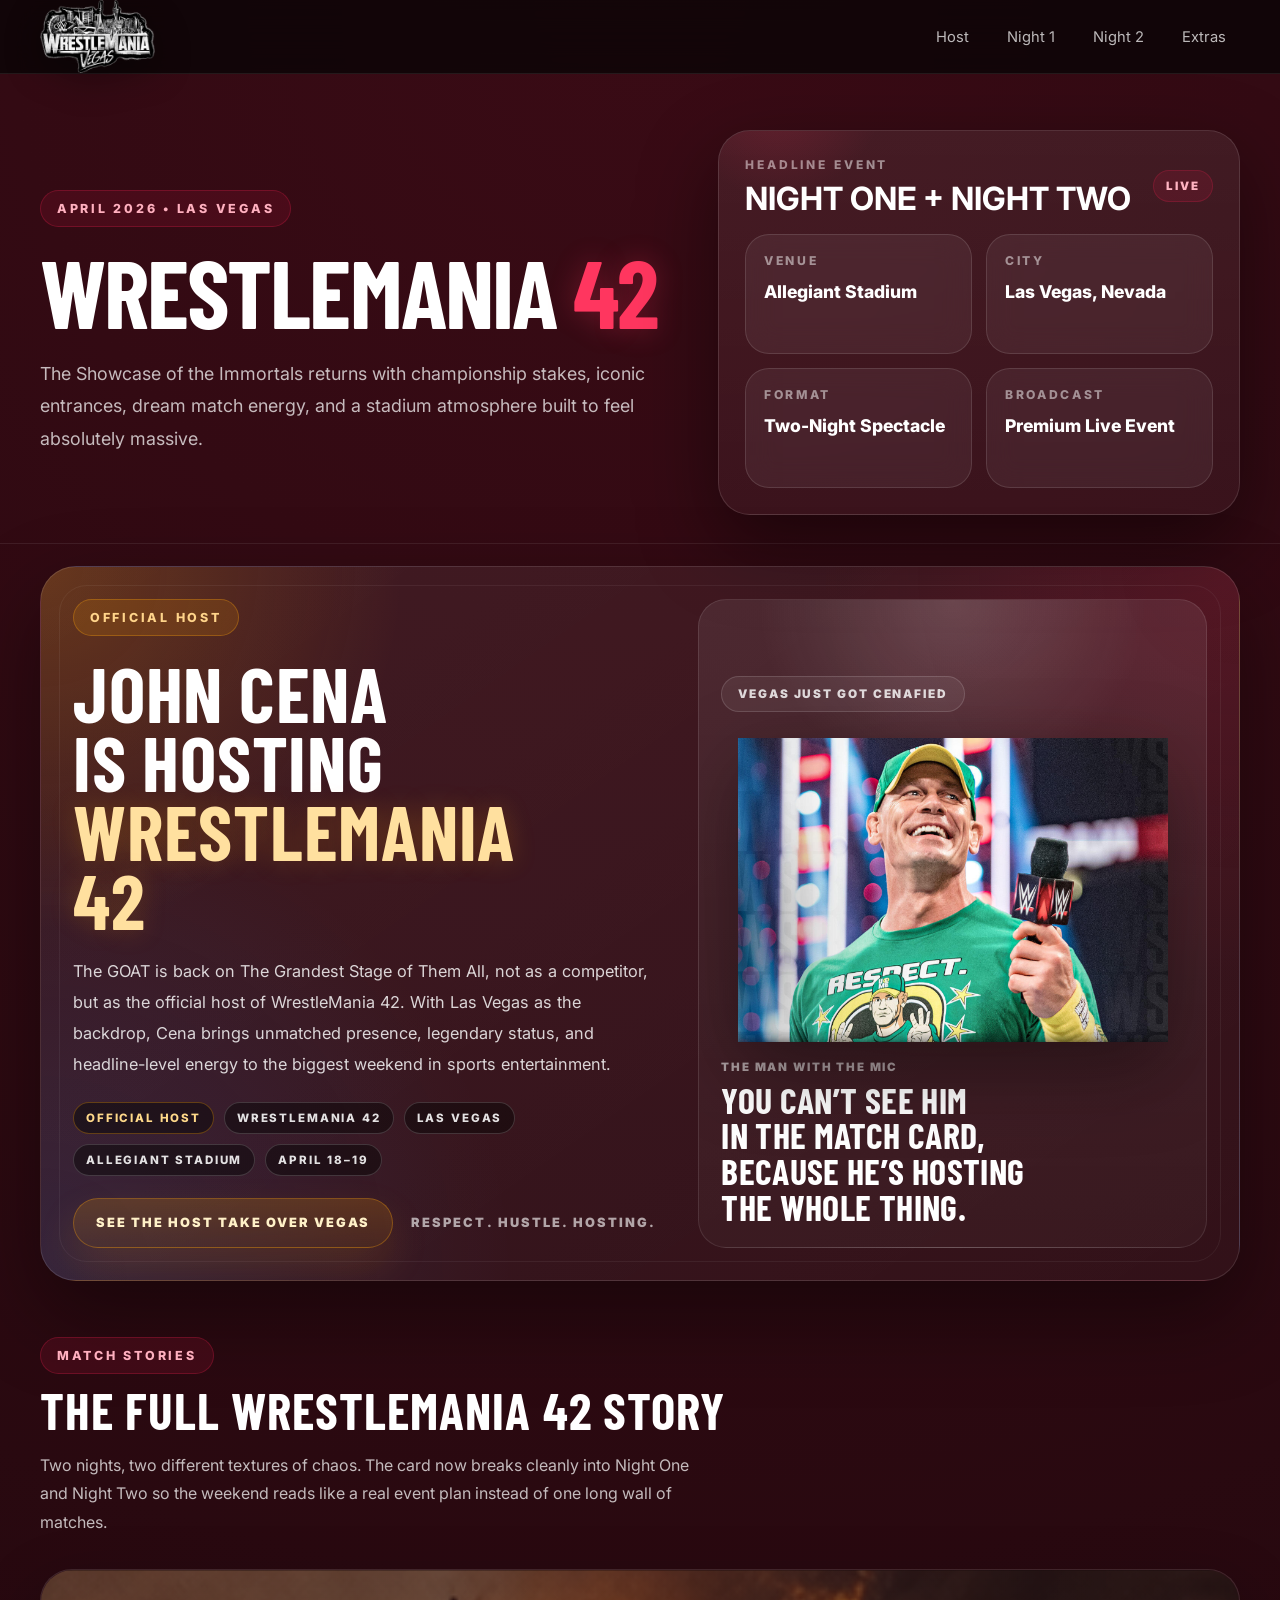
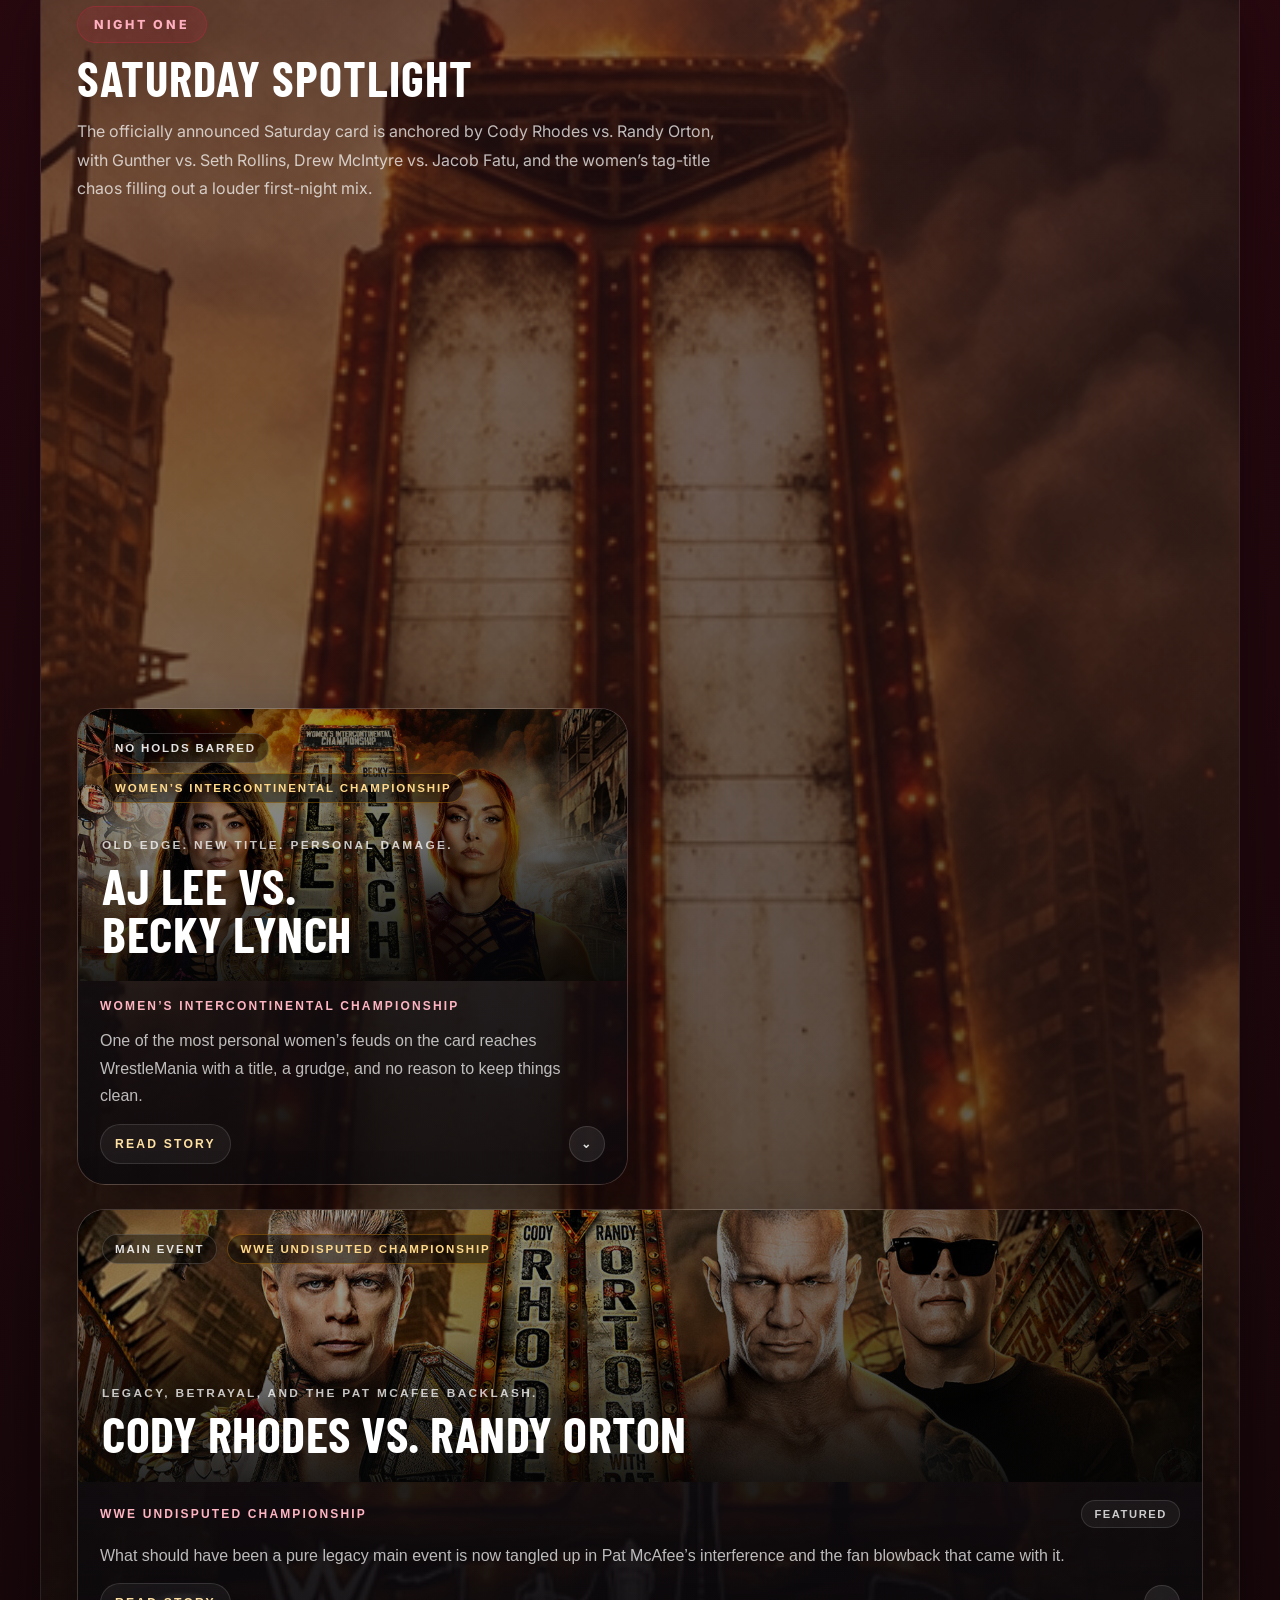
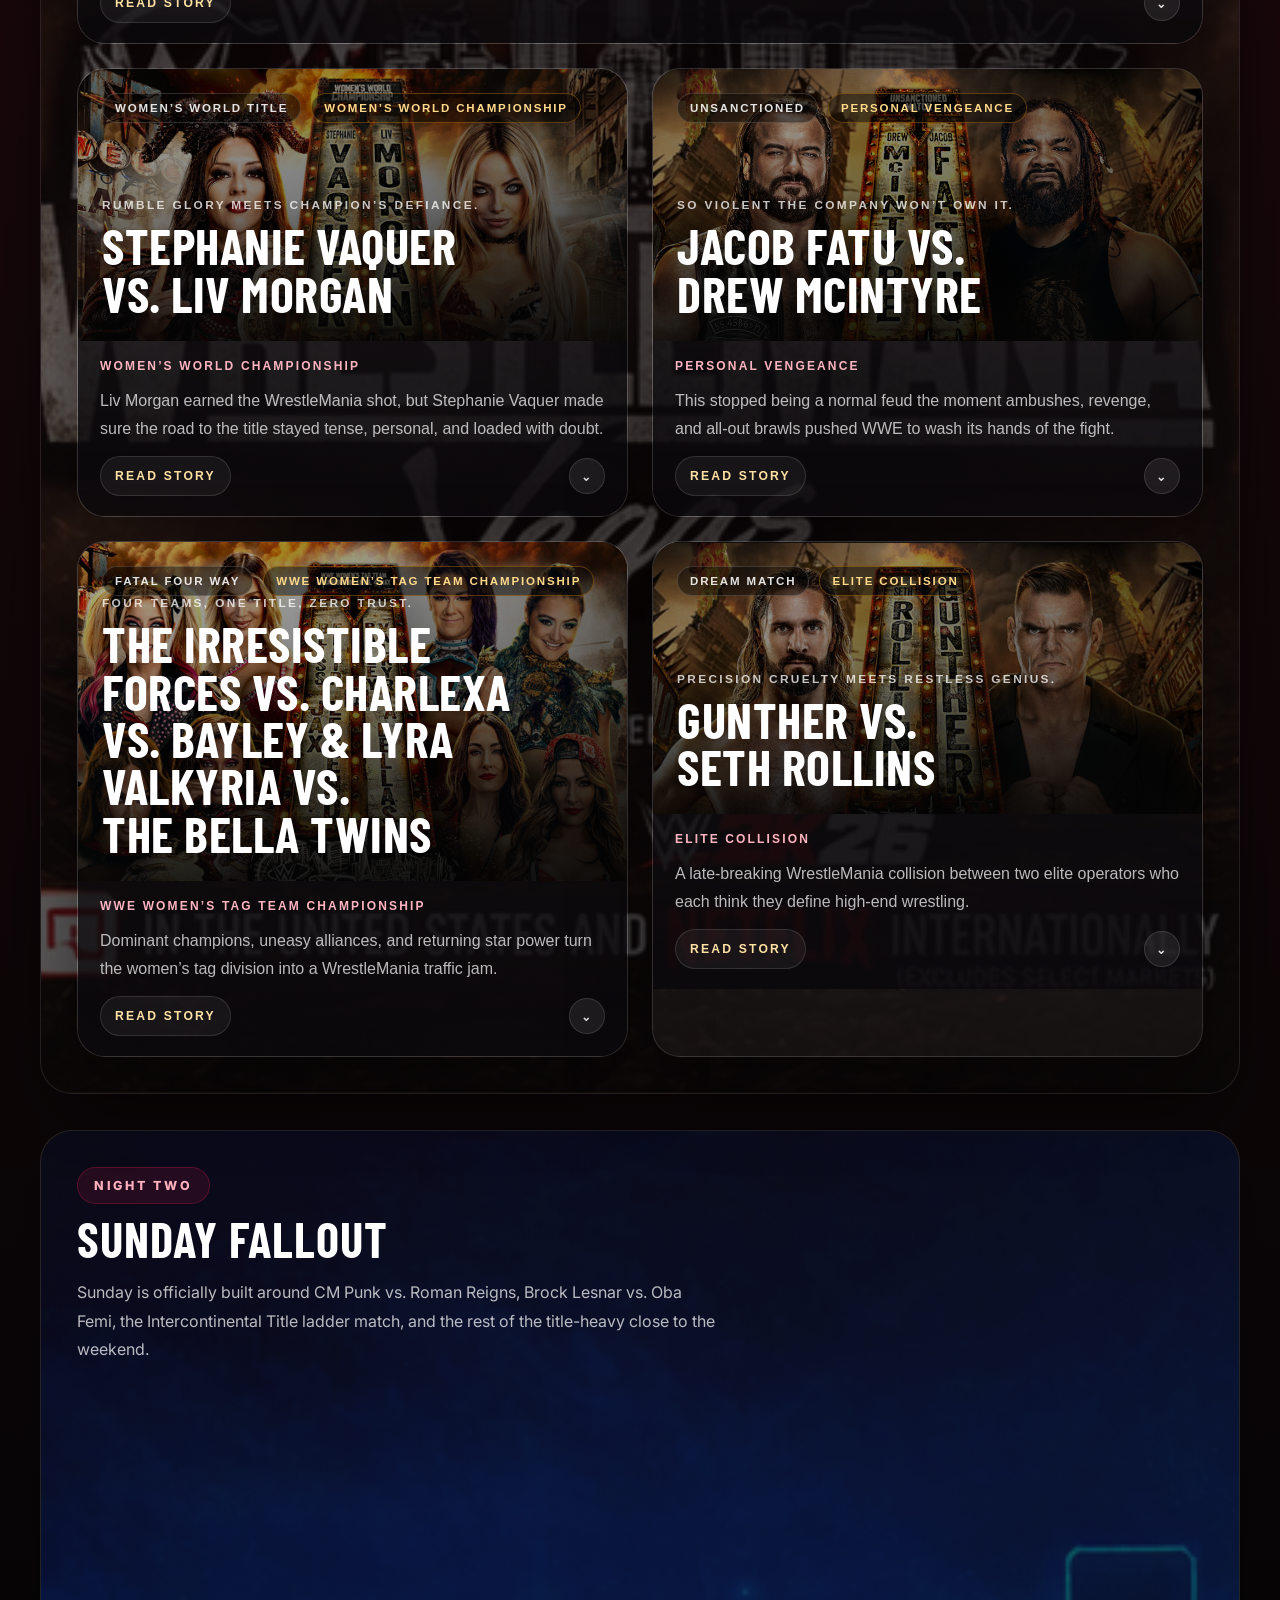
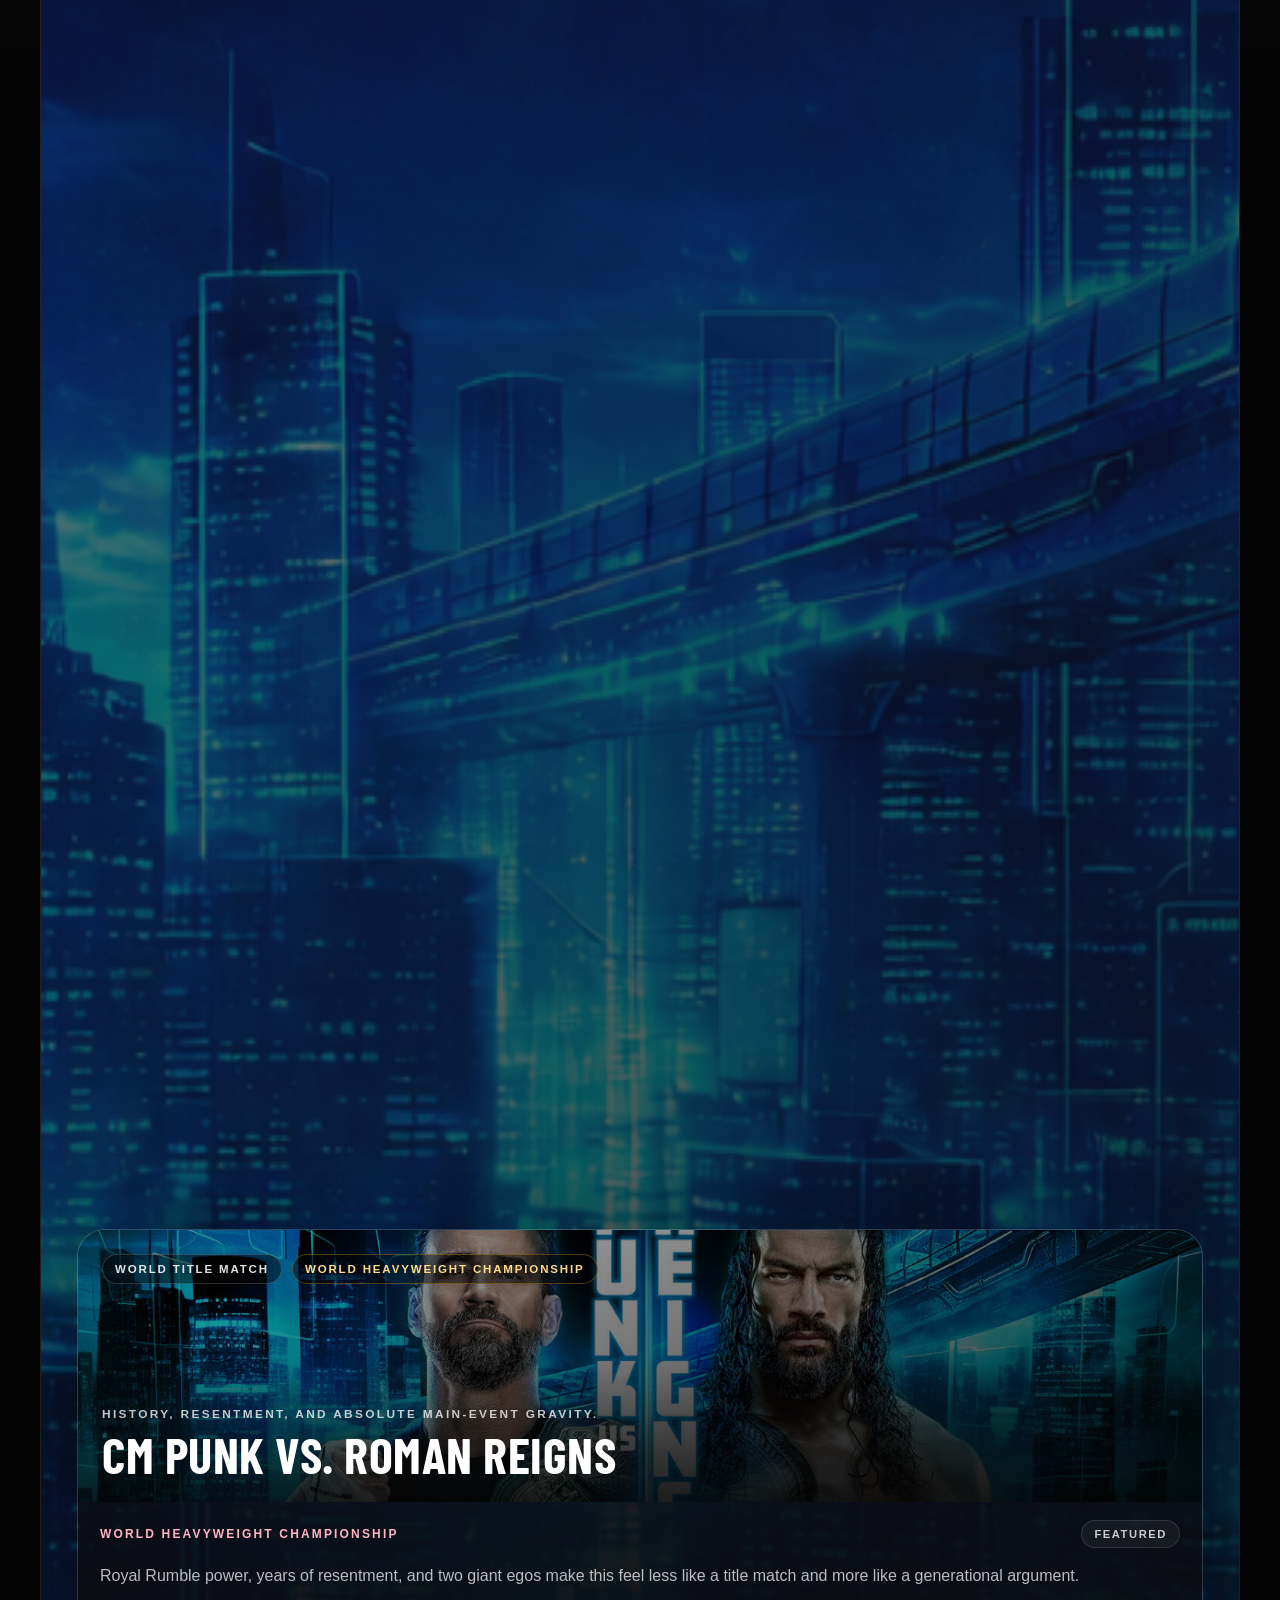
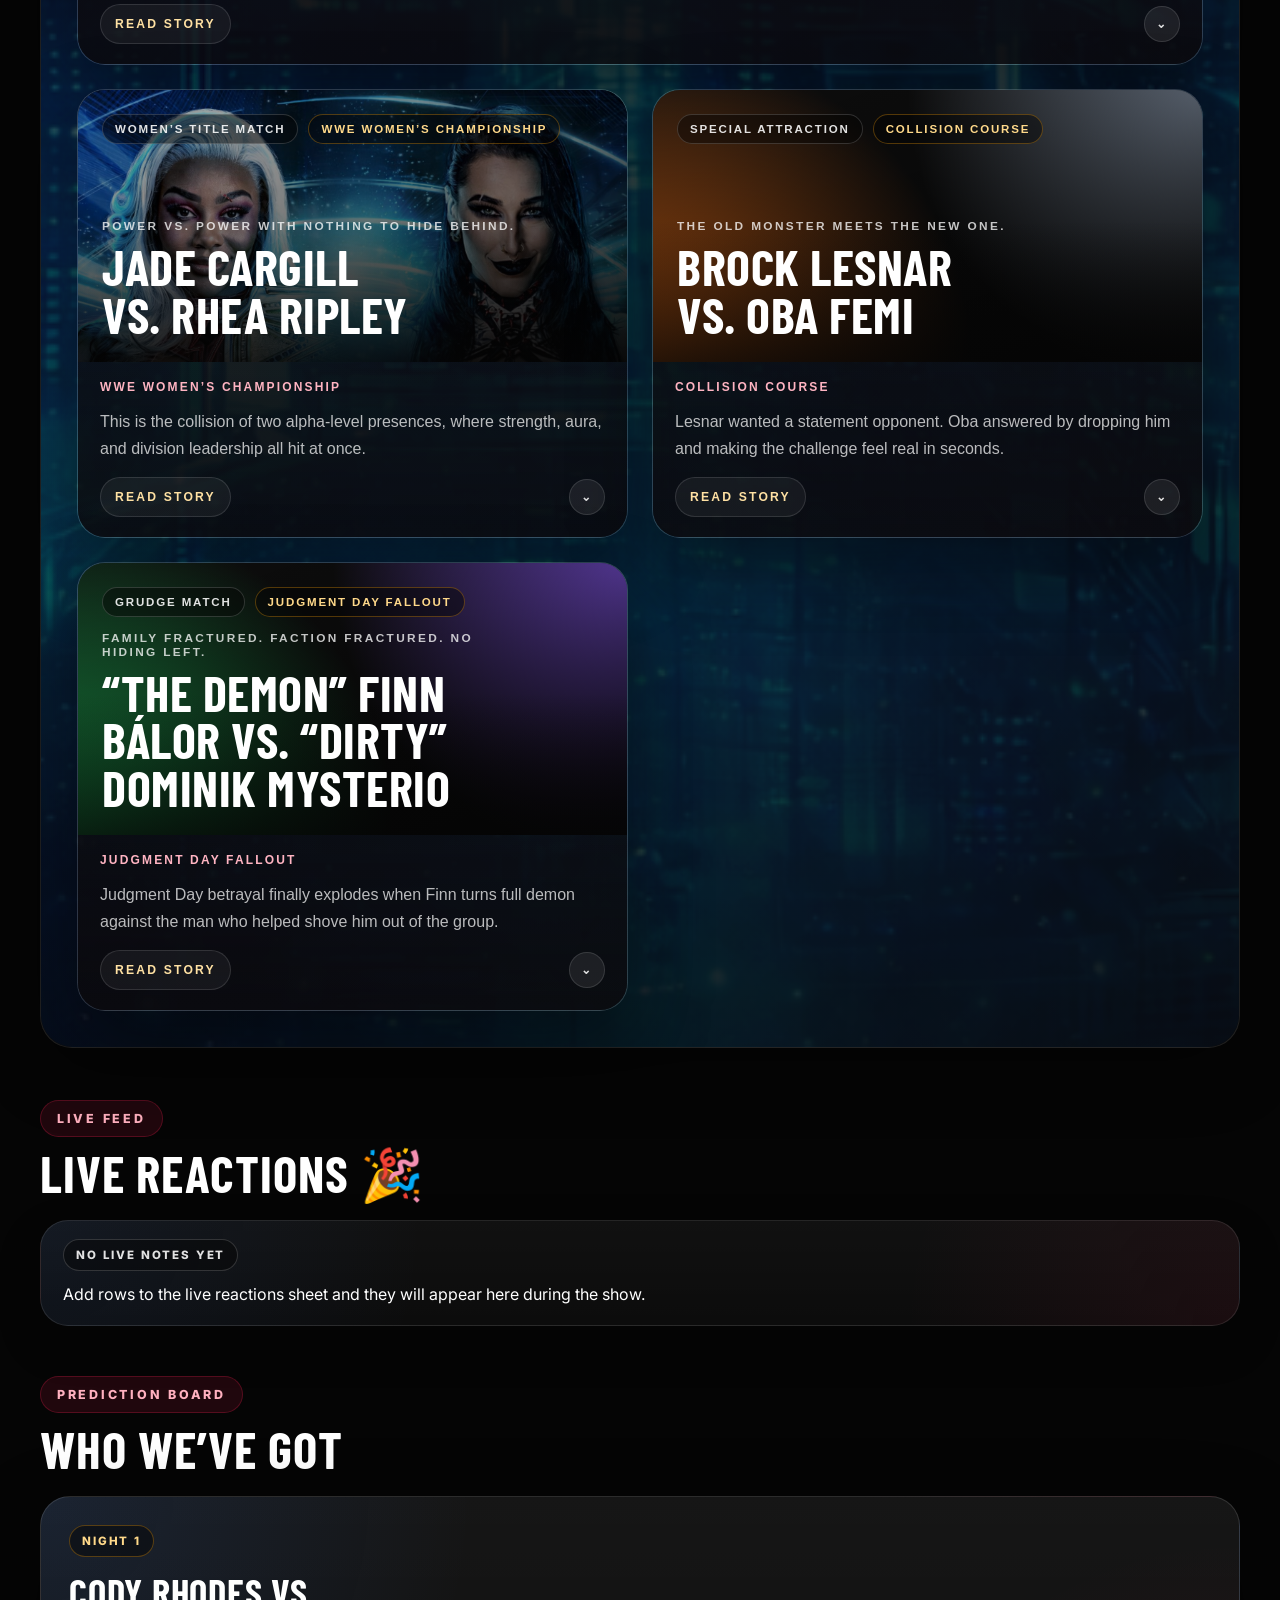
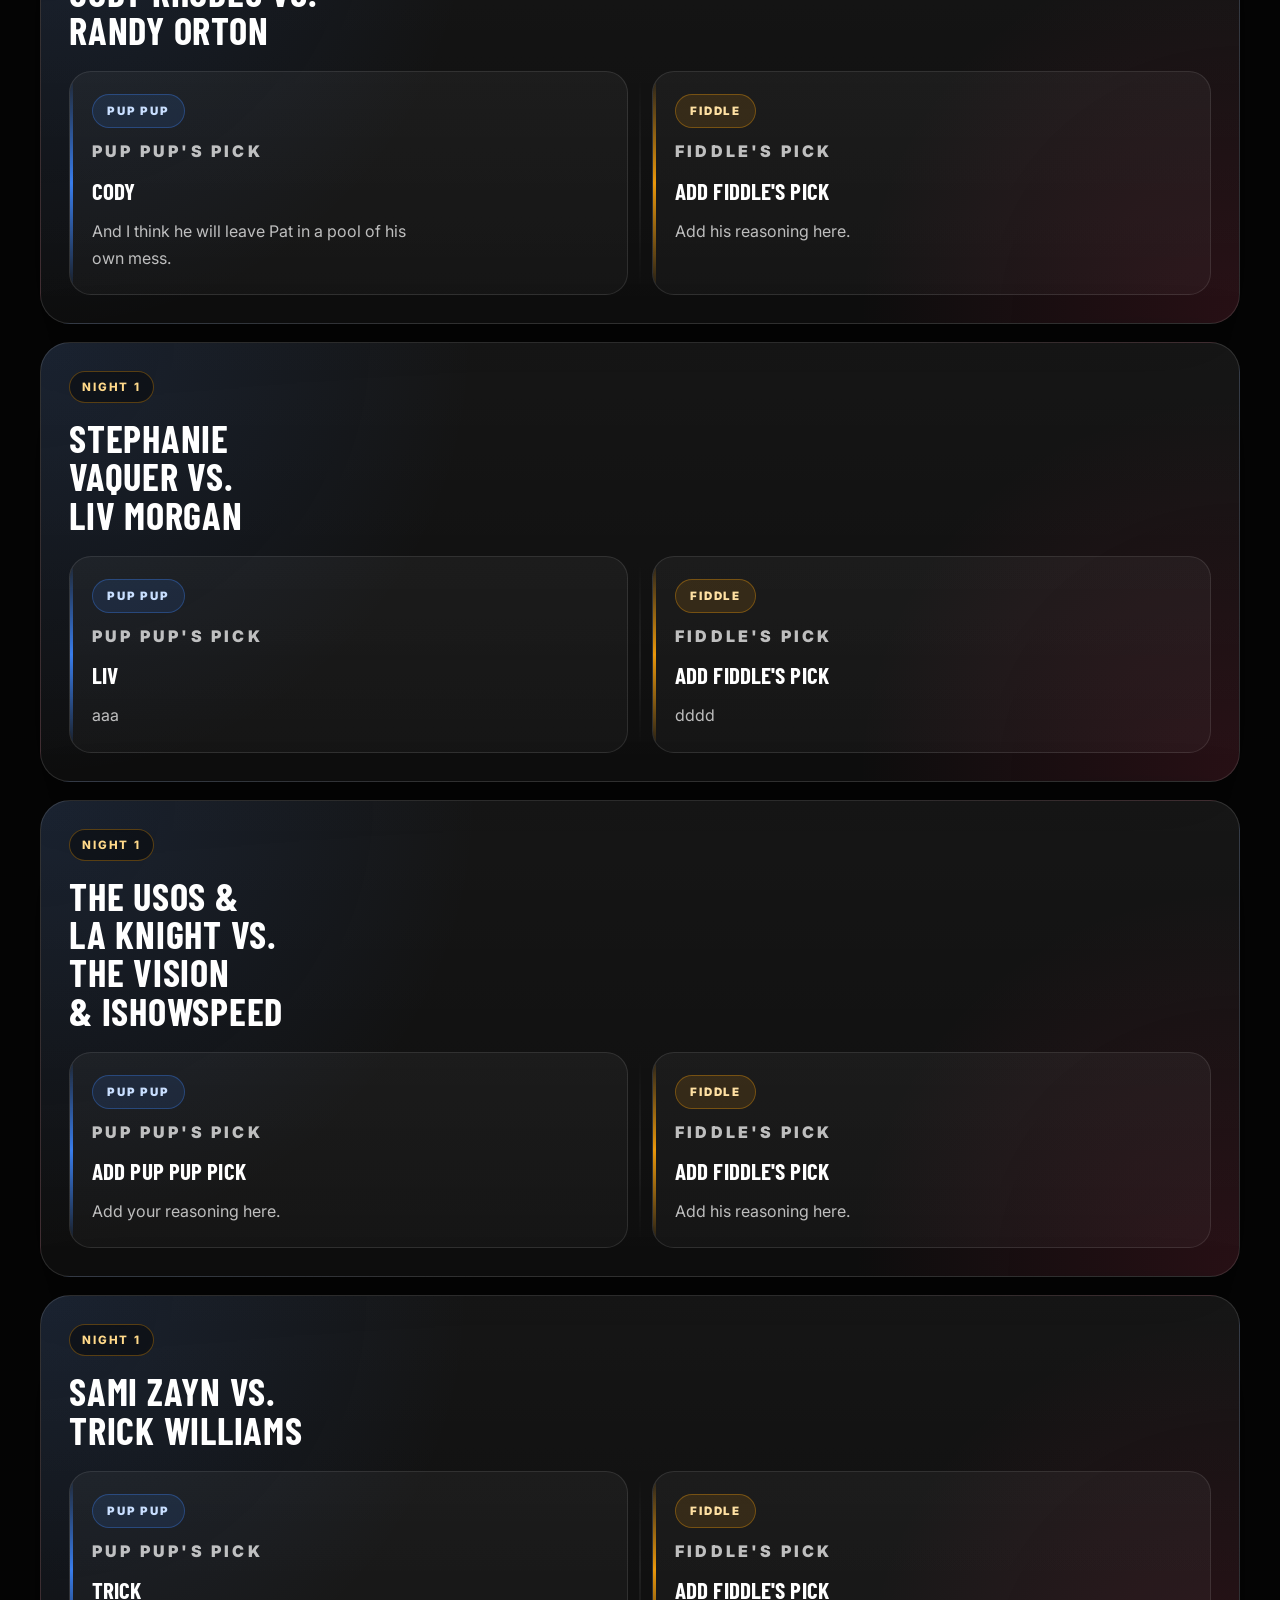
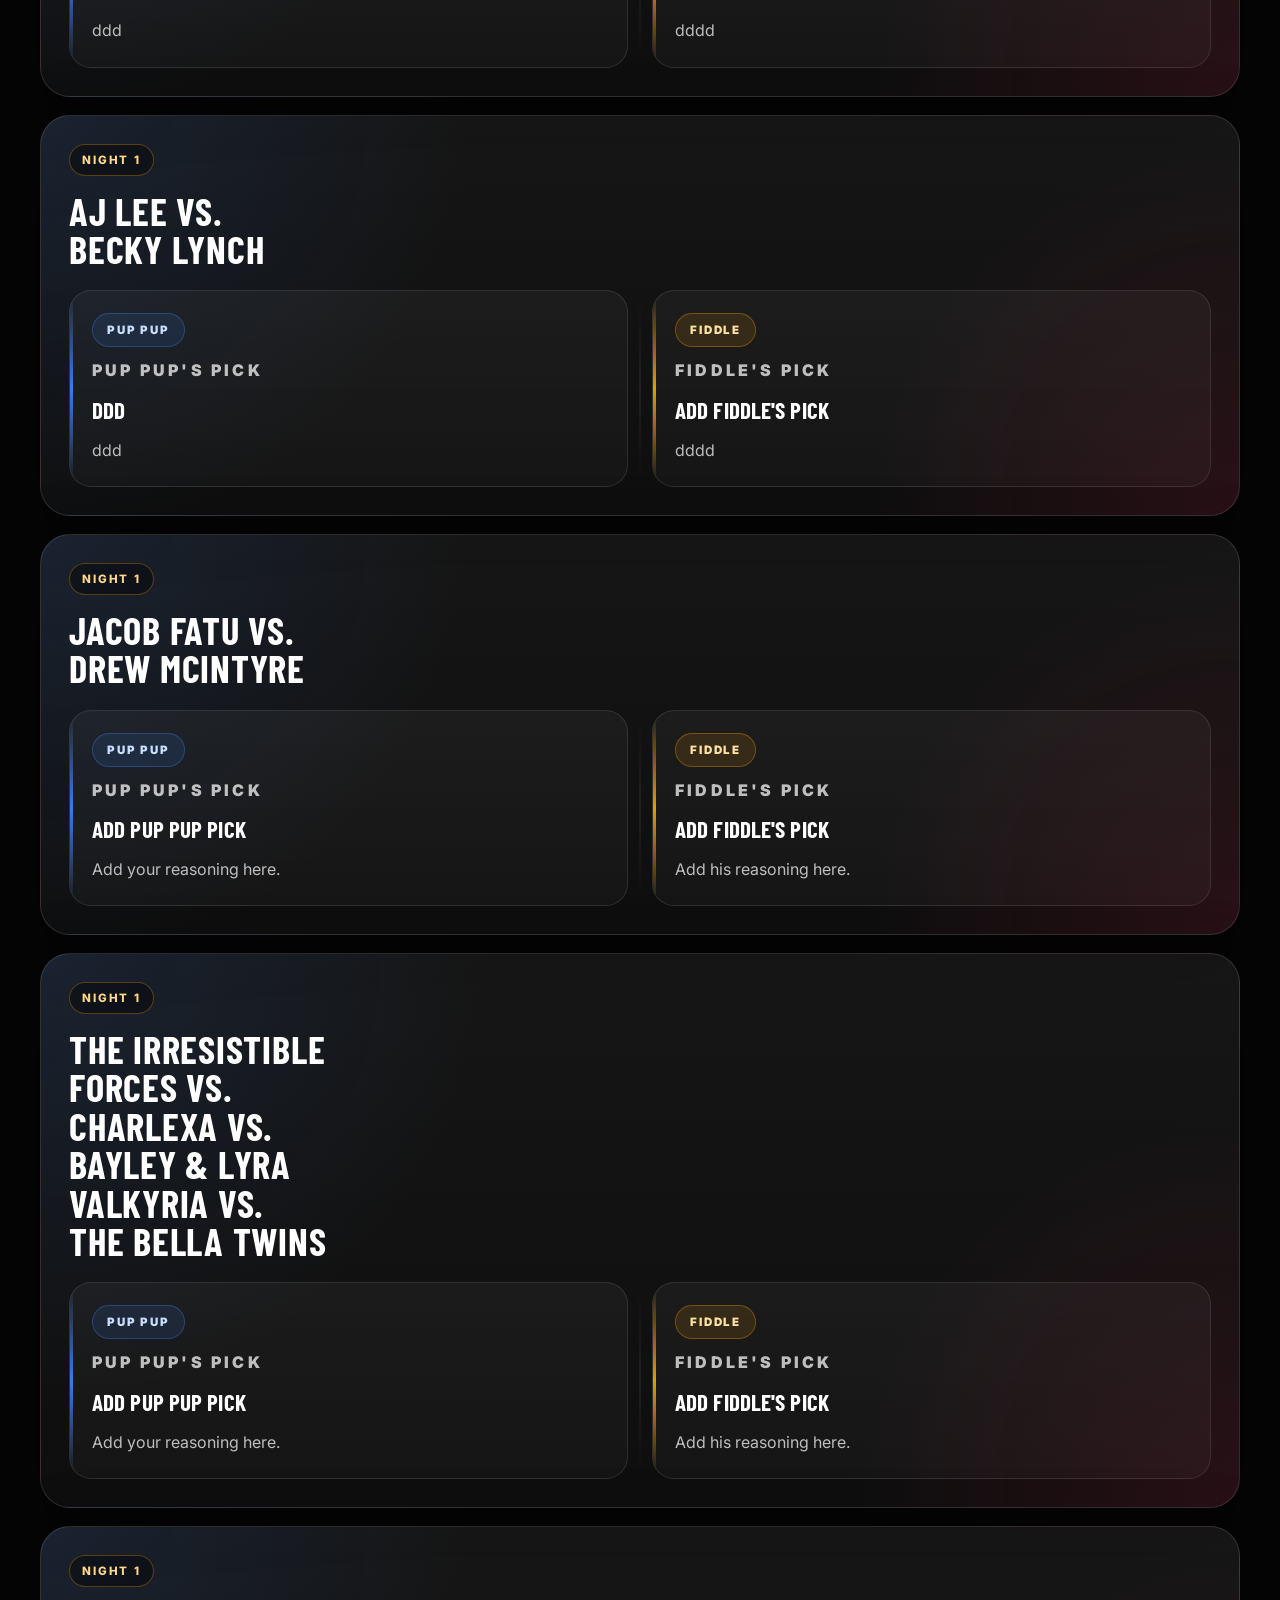
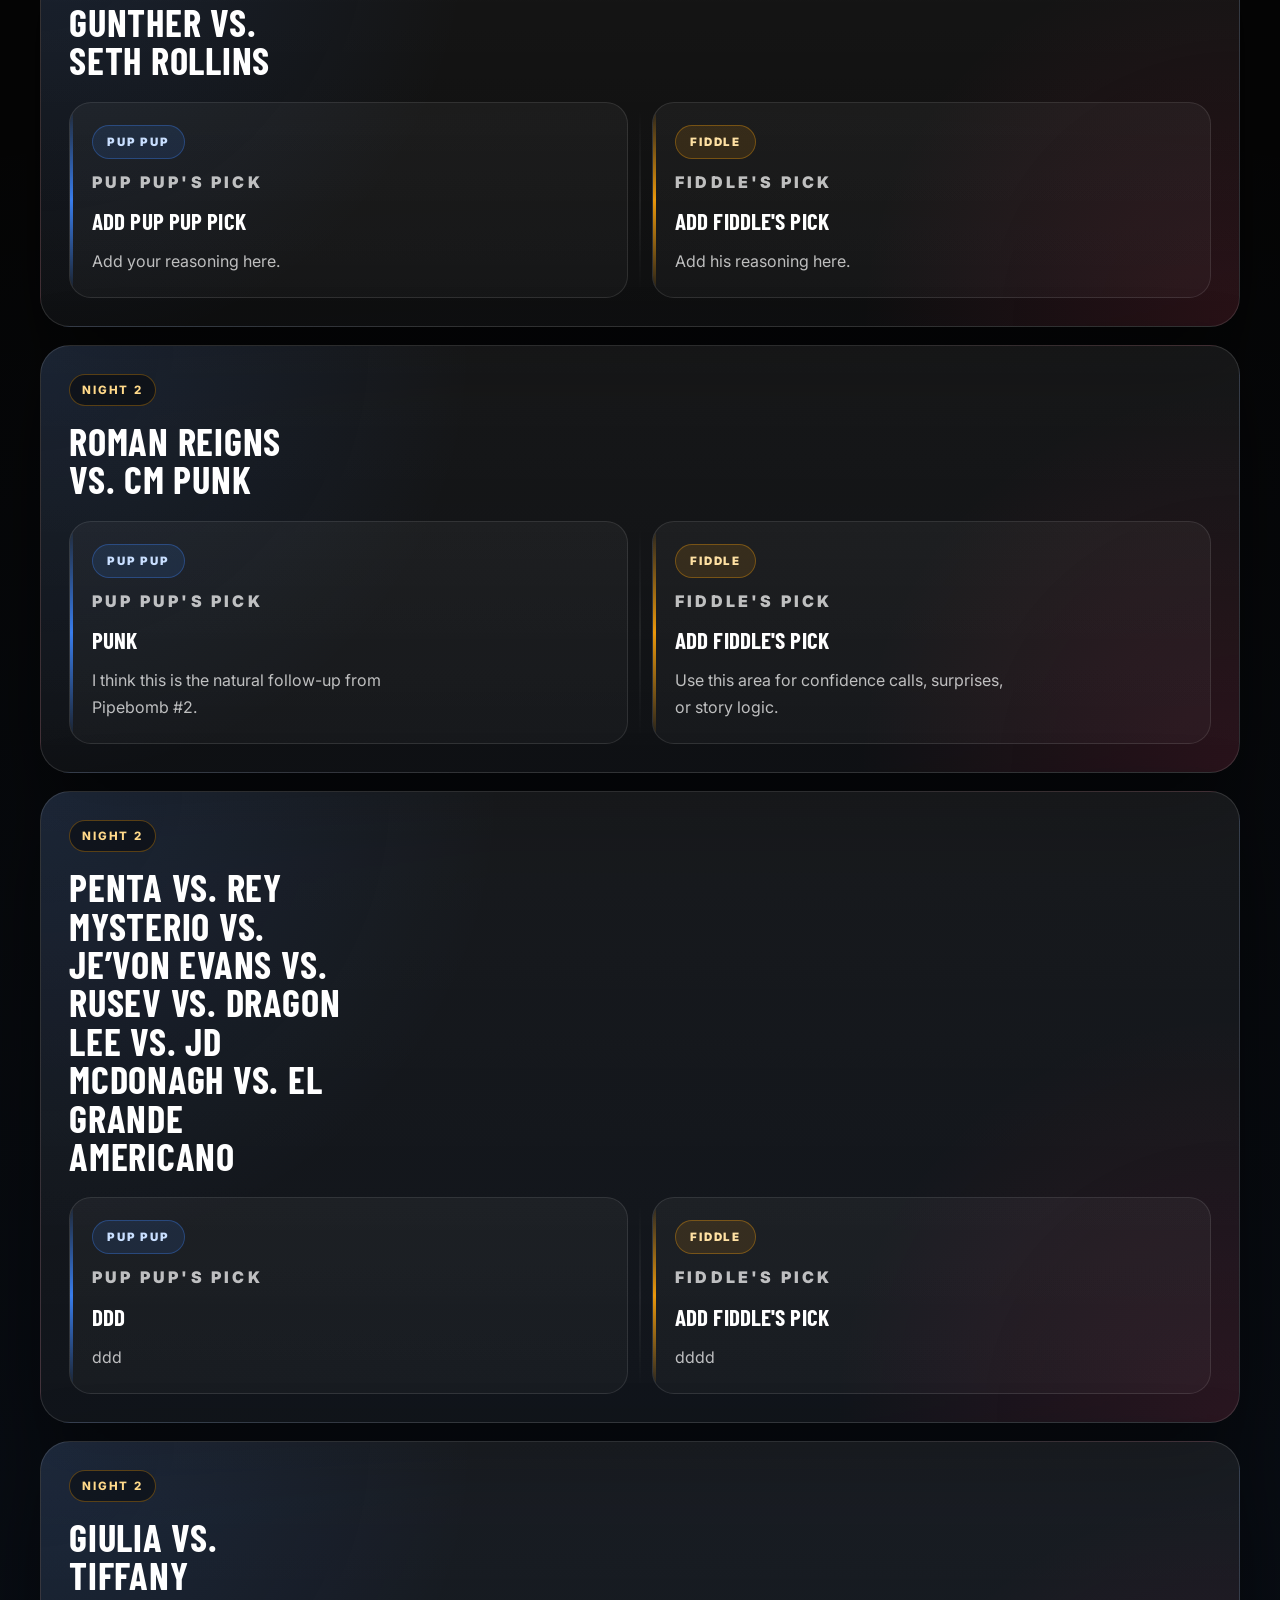
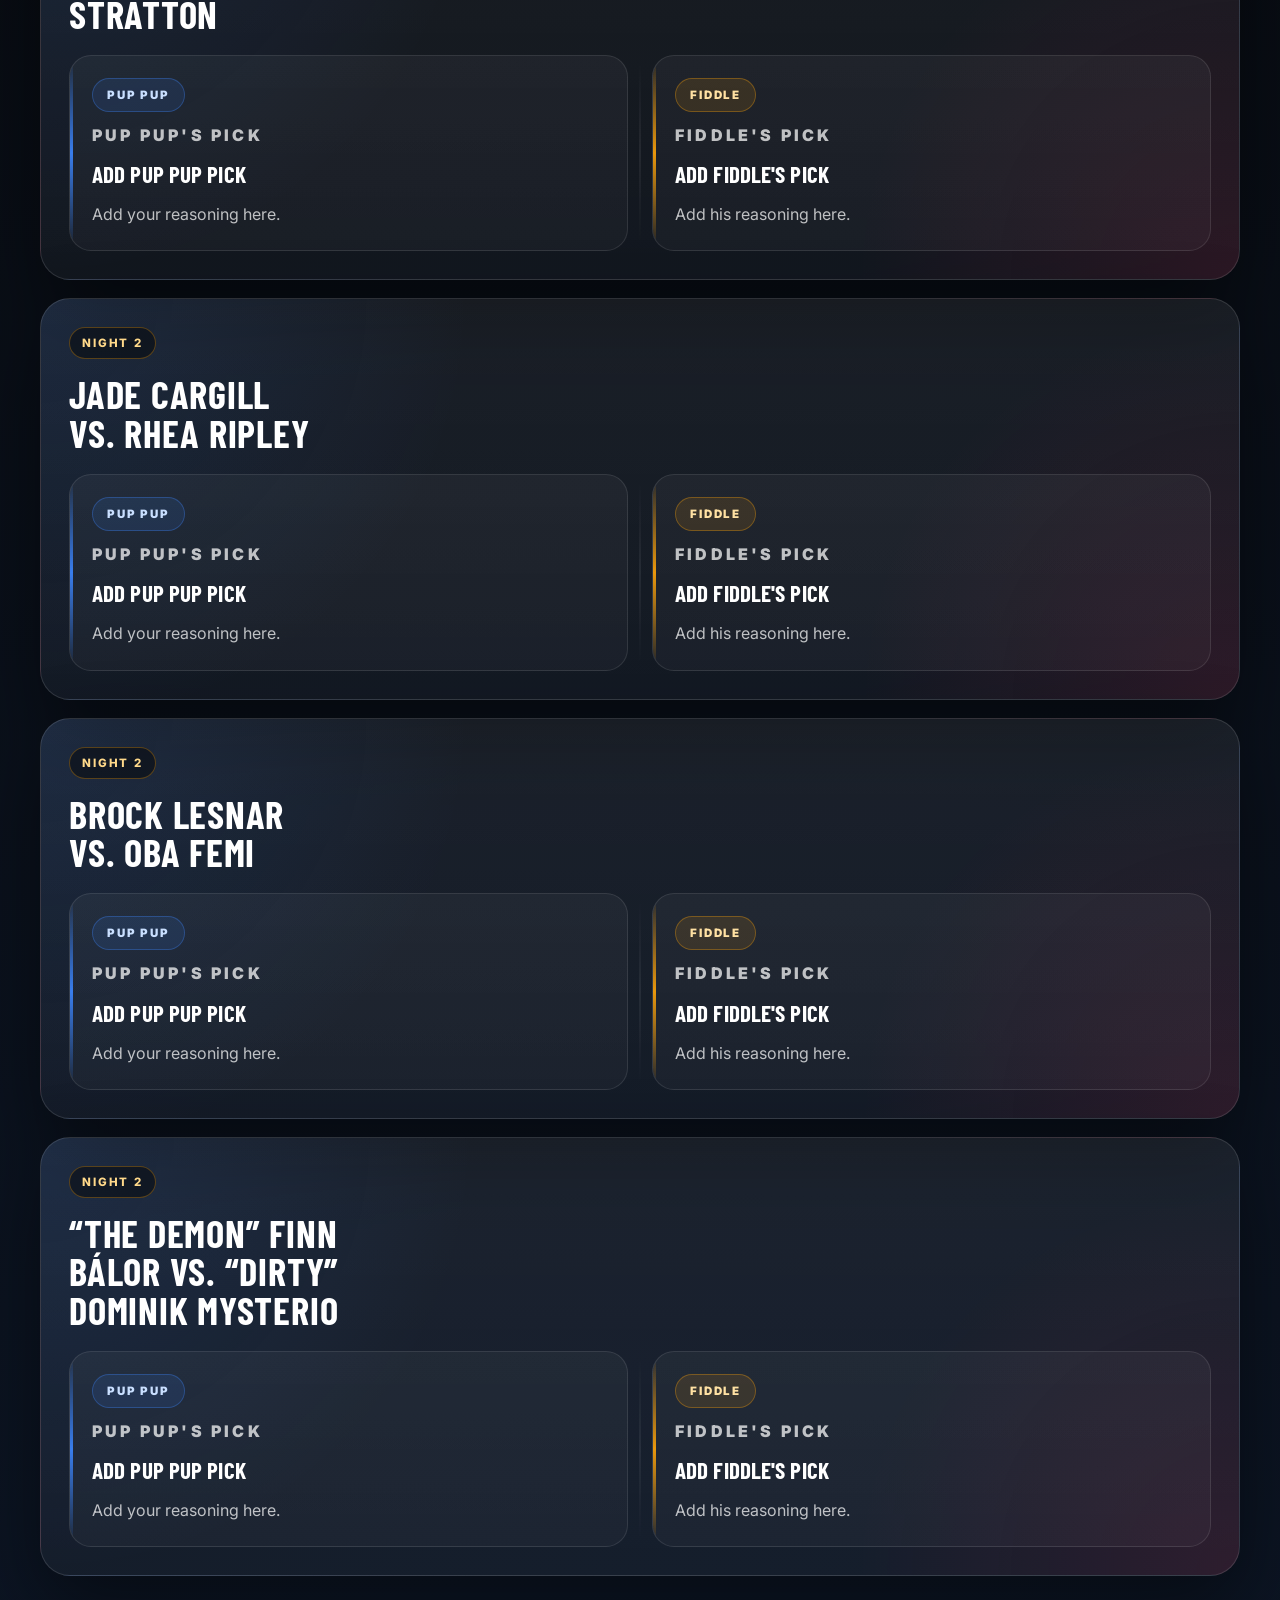
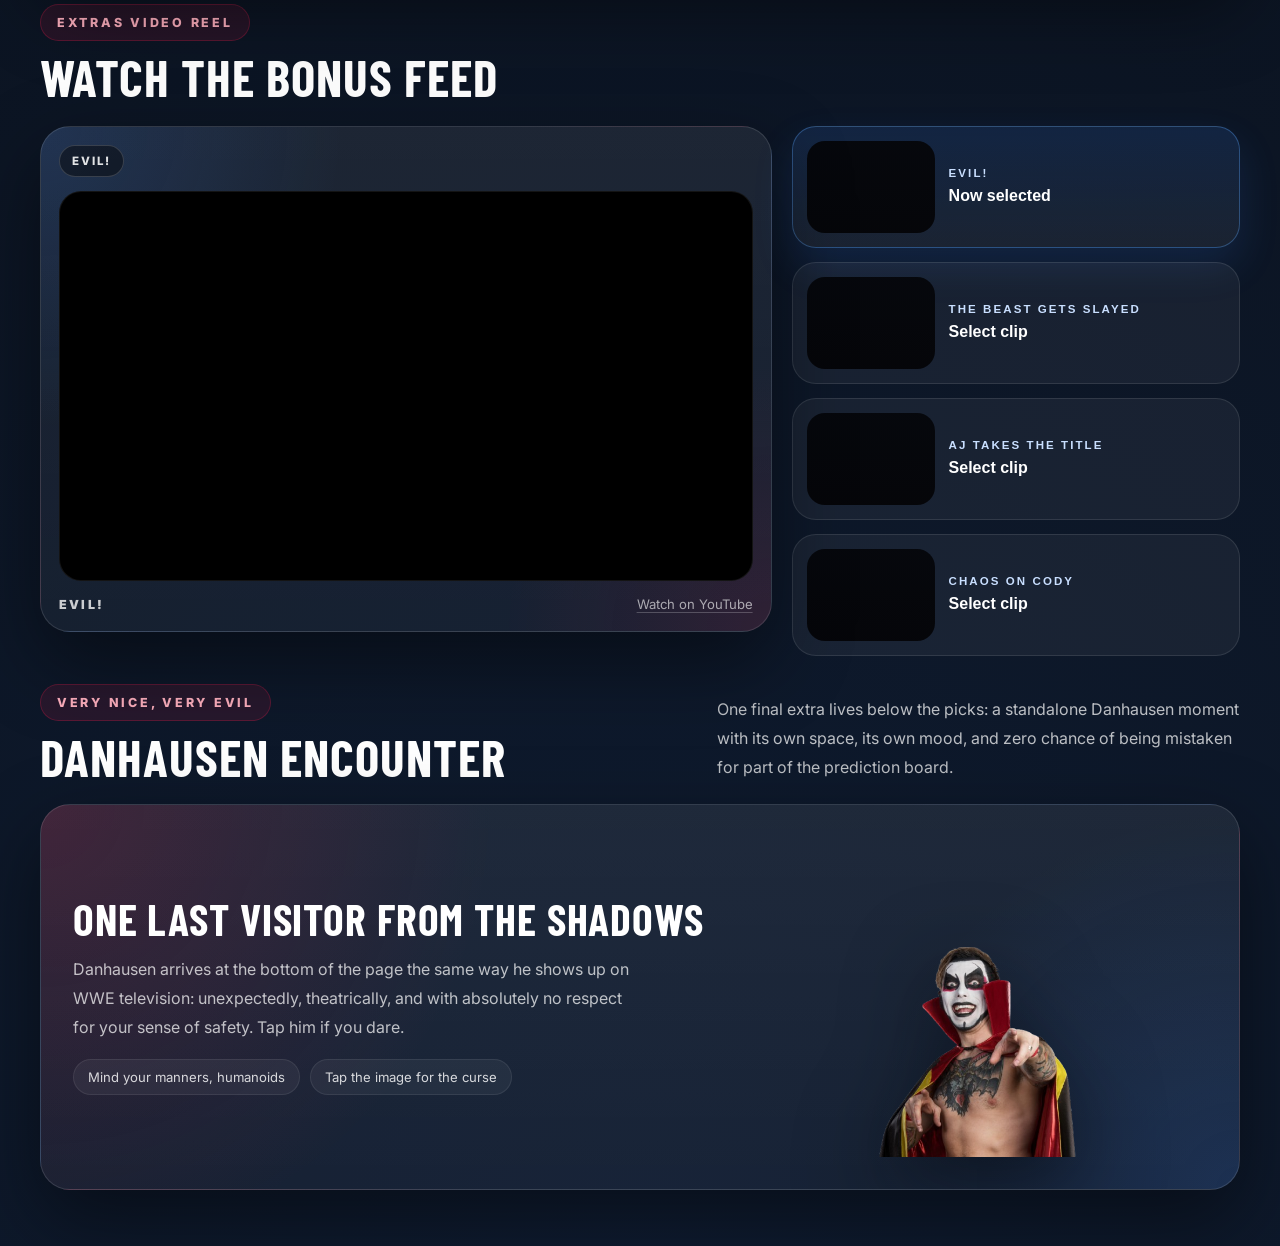
<file: index.html>
<!DOCTYPE html>
<html lang="en">
<head>
  <meta charset="UTF-8" />
  <meta name="viewport" content="width=device-width, initial-scale=1.0" />
  <title>WrestleMania 42</title>
  <link rel="stylesheet" href="styles.css" />
</head>
<body>
  <header class="topbar">
    <div class="container topbar-inner">
      <a href="#top" class="brand">
        <img src="Assets/wm42.logo.png" alt="WrestleMania 42 Las Vegas logo" class="brand-logo" />
      </a>
      <nav class="nav" aria-label="Page sections">
        <a href="#host">Host</a>
        <a href="#night-one">Night 1</a>
        <a href="#night-two">Night 2</a>
        <a href="#experience">Extras</a>
      </nav>
    </div>
  </header>

  <main id="top">
    <section class="hero" id="overview">
      <div class="container hero-grid">
        <div class="reveal">
          <div class="eyebrow">April 2026 • Las Vegas</div>
          <h1>WrestleMania <span class="accent">42</span></h1>
          <p class="lead">
            The Showcase of the Immortals returns with championship stakes, iconic entrances,
            dream match energy, and a stadium atmosphere built to feel absolutely massive.
          </p>
        </div>

        <aside class="hero-card reveal" aria-label="Event details card">
          <div class="hero-card-top">
            <div>
              <p>Headline Event</p>
              <h2 style="margin:10px 0 0; font-size: 2rem; line-height:1.05; text-transform: uppercase;">Night One + Night Two</h2>
            </div>
            <div class="live-pill">Live</div>
          </div>

          <div class="detail-grid">
            <div class="detail-box">
              <p class="label">Venue</p>
              <p class="value">Allegiant Stadium</p>
            </div>
            <div class="detail-box">
              <p class="label">City</p>
              <p class="value">Las Vegas, Nevada</p>
            </div>
            <div class="detail-box">
              <p class="label">Format</p>
              <p class="value">Two-Night Spectacle</p>
            </div>
            <div class="detail-box">
              <p class="label">Broadcast</p>
              <p class="value">Premium Live Event</p>
            </div>
          </div>
        </aside>
      </div>
    </section>

    <section class="section host-spotlight" id="host">
      <div class="container">
        <div class="host-spotlight-shell reveal">
          <div class="host-spotlight-copy">
            <div class="eyebrow host-spotlight-eyebrow">Official Host</div>
            <h2>John Cena Is Hosting <span>WrestleMania 42</span></h2>
            <p class="host-spotlight-lead">
              The GOAT is back on The Grandest Stage of Them All, not as a competitor, but as the official host of WrestleMania 42.
              With Las Vegas as the backdrop, Cena brings unmatched presence, legendary status, and headline-level energy to the biggest weekend in sports entertainment.
            </p>
            <div class="story-chip-row host-spotlight-chips" aria-label="John Cena host details">
              <span class="story-chip gold">Official Host</span>
              <span class="story-chip">WrestleMania 42</span>
              <span class="story-chip">Las Vegas</span>
              <span class="story-chip">Allegiant Stadium</span>
              <span class="story-chip">April 18–19</span>
            </div>
            <div class="host-spotlight-actions">
              <a
                class="host-spotlight-cta"
                href="https://www.wwe.com/article/john-cena-to-host-wrestlemania"
                target="_blank"
                rel="noopener noreferrer"
              >
                See the host take over Vegas
              </a>
              <p class="host-spotlight-micro">Respect. Hustle. Hosting.</p>
            </div>
          </div>

          <aside class="host-spotlight-poster" aria-label="John Cena host spotlight art">
            <div class="host-spotlight-marquee">Vegas just got Cenafied</div>
            <div class="host-spotlight-figure">
              <img src="Assets/Cena-5.png" alt="John Cena smiling with a WWE microphone" />
            </div>
            <div class="host-spotlight-caption">
              <p class="host-spotlight-caption-kicker">The man with the mic</p>
              <h3>You can’t see him in the match card, because he’s hosting the whole thing.</h3>
            </div>
          </aside>
        </div>
      </div>
    </section>

    <section class="section" id="matches">
      <div class="container">
        <div class="story-section-intro reveal">
          <div class="eyebrow">Match Stories</div>
          <h2>The Full WrestleMania 42 Story</h2>
          <p>Two nights, two different textures of chaos. The card now breaks cleanly into Night One and Night Two so the weekend reads like a real event plan instead of one long wall of matches.</p>
        </div>

        <div id="matchStories" aria-label="WrestleMania 42 match stories"></div>
      </div>
    </section>

    <section class="curse-section" id="experience">
      <div class="container">
        <div class="live-reactions" id="liveReactions">
          <div class="live-reactions-header">
        <div>
          <div class="eyebrow">Live Feed</div>
          <h2>Live Reactions <span aria-hidden="true">🎉</span></h2>
        </div>
      </div>
          <div class="live-reactions-featured" id="liveReactionsFeatured" aria-label="Featured live reaction"></div>
          <div class="live-reactions-timeline" id="liveReactionsTimeline" aria-label="Live reactions timeline"></div>
        </div>

        <div class="predictions-board" id="predictionsBoard">
          <div class="predictions-board-header">
            <div>
              <div class="eyebrow">Prediction Board</div>
              <h2>Who We’ve Got</h2>
            </div>
          </div>
          <div class="predictions-list" id="predictionsList" aria-label="WrestleMania predictions"></div>
        </div>

        <div class="extras-media" id="extrasMedia">
          <div class="extras-media-header">
            <div>
              <div class="eyebrow">Extras Video Reel</div>
              <h2>Watch The Bonus Feed</h2>
            </div>
          </div>
          <div class="extras-media-shell">
            <div id="extrasFeature" aria-live="polite"></div>
            <div class="extras-rail" id="extrasRail" role="tablist" aria-label="Extras video selection"></div>
          </div>
        </div>

        <div class="extras-easter-egg">
          <div class="extras-easter-egg-header">
            <div>
              <div class="eyebrow">Very Nice, Very Evil</div>
              <h2>Danhausen Encounter</h2>
            </div>
            <p>
              One final extra lives below the picks: a standalone Danhausen moment with its own space,
              its own mood, and zero chance of being mistaken for part of the prediction board.
            </p>
          </div>

          <div class="curse-panel">
            <div class="curse-copy">
              <h3>One Last Visitor From The Shadows</h3>
              <p>
                Danhausen arrives at the bottom of the page the same way he shows up on WWE television:
                unexpectedly, theatrically, and with absolutely no respect for your sense of safety.
                Tap him if you dare.
              </p>
              <div class="story-meta">
                <span>Mind your manners, humanoids</span>
                <span>Tap the image for the curse</span>
              </div>
            </div>
            <div class="curse-figure">
              <div class="curse-bats" id="curseBats" aria-hidden="true">
                <span class="curse-bat bat-1"></span>
                <span class="curse-bat bat-2"></span>
                <span class="curse-bat bat-3"></span>
                <span class="curse-bat bat-4"></span>
                <span class="curse-bat bat-5"></span>
                <span class="curse-bat bat-6"></span>
              </div>
              <button class="curse-trigger" id="curseTrigger" type="button" aria-describedby="curseCallout">
                <img src="Assets/Danhausen_pointing.png" alt="Danhausen pointing at the viewer" />
              </button>
              <audio id="curseAudio" preload="auto">
                <source src="Assets/audio/danhausen-you-are-cursed.mp3" type="audio/mpeg" />
              </audio>
              <div class="curse-callout" id="curseCallout" aria-live="polite">You are cursed!</div>
            </div>
          </div>
        </div>
      </div>
    </section>
  </main>

  <script src="extras-videos.js"></script>
  <script src="extras-predictions.js"></script>
  <script src="extras-predictions-sheet.js"></script>
  <script src="extras-live-sheet.js"></script>
  <script src="script.js"></script>
</body>
</html>
</file>
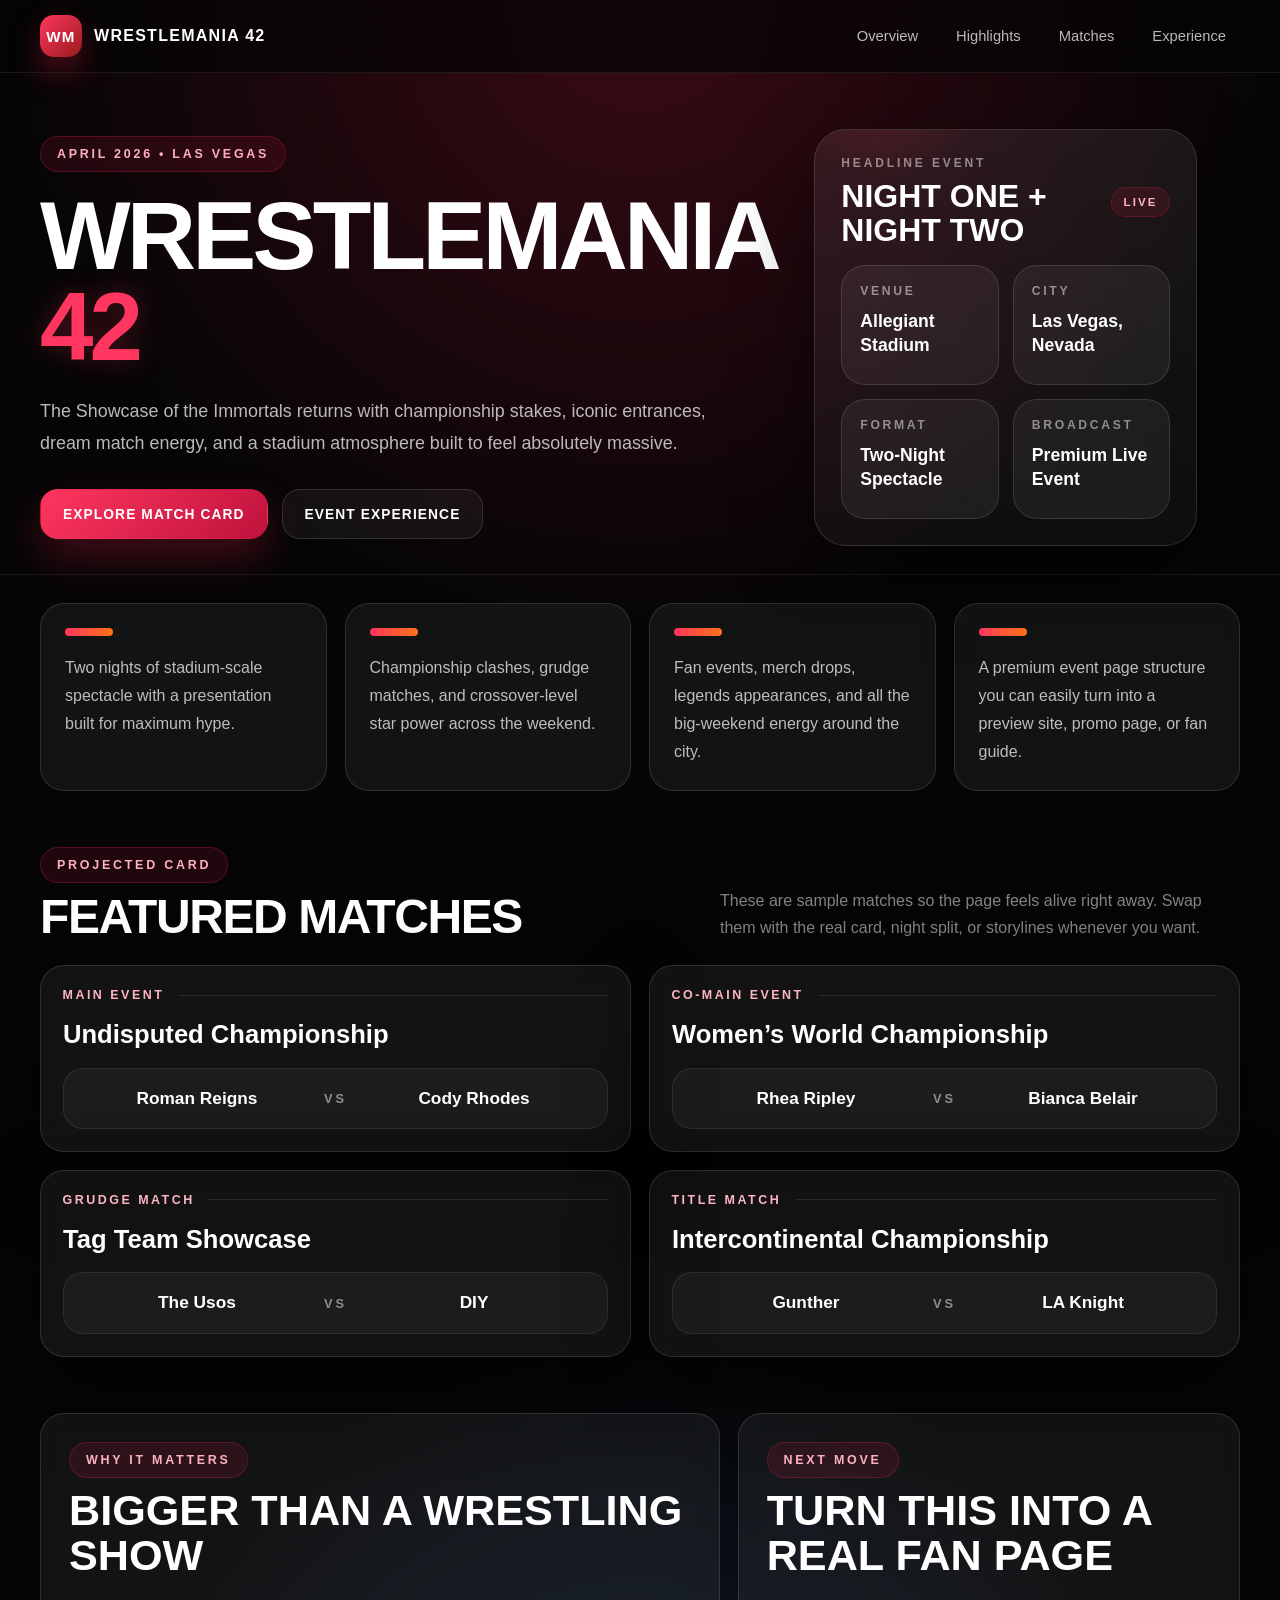
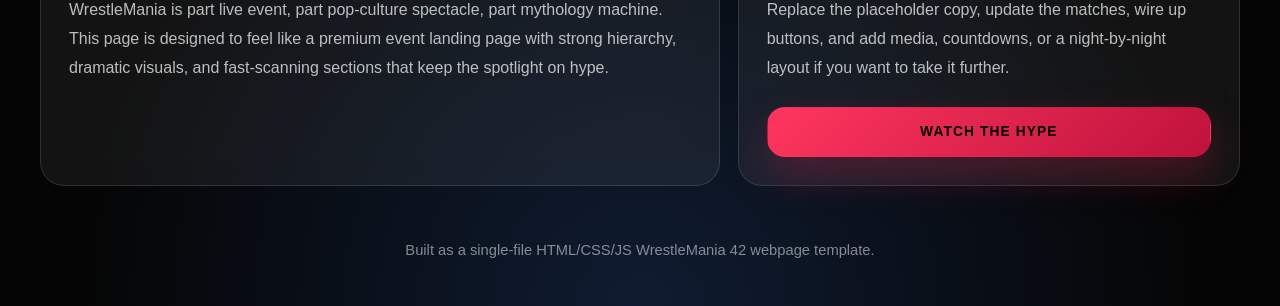
<file: index (4).html>
<!DOCTYPE html>
<html lang="en">
<head>
  <meta charset="UTF-8" />
  <meta name="viewport" content="width=device-width, initial-scale=1.0" />
  <title>WrestleMania 42</title>
  <style>
    :root {
      --bg: #050505;
      --panel: rgba(255, 255, 255, 0.06);
      --panel-strong: rgba(255, 255, 255, 0.09);
      --border: rgba(255, 255, 255, 0.12);
      --text: #ffffff;
      --muted: rgba(255, 255, 255, 0.72);
      --soft: rgba(255, 255, 255, 0.5);
      --red: #e11d48;
      --red-bright: #ff365f;
      --blue: #3b82f6;
      --shadow: 0 30px 80px rgba(0, 0, 0, 0.45);
      --radius-xl: 32px;
      --radius-lg: 24px;
      --radius-md: 18px;
      --max: 1200px;
    }

    * {
      box-sizing: border-box;
    }

    html {
      scroll-behavior: smooth;
    }

    body {
      margin: 0;
      font-family: Inter, Arial, Helvetica, sans-serif;
      background:
        radial-gradient(circle at top, rgba(225, 29, 72, 0.24), transparent 32%),
        radial-gradient(circle at bottom, rgba(59, 130, 246, 0.18), transparent 28%),
        var(--bg);
      color: var(--text);
    }

    a {
      color: inherit;
      text-decoration: none;
    }

    .container {
      width: min(calc(100% - 32px), var(--max));
      margin: 0 auto;
    }

    .topbar {
      position: sticky;
      top: 0;
      z-index: 20;
      backdrop-filter: blur(16px);
      background: rgba(5, 5, 5, 0.72);
      border-bottom: 1px solid rgba(255, 255, 255, 0.08);
    }

    .topbar-inner {
      display: flex;
      align-items: center;
      justify-content: space-between;
      gap: 16px;
      min-height: 72px;
    }

    .brand {
      display: flex;
      align-items: center;
      gap: 12px;
      font-weight: 900;
      letter-spacing: 0.08em;
      text-transform: uppercase;
    }

    .brand-badge {
      display: grid;
      place-items: center;
      width: 42px;
      height: 42px;
      border-radius: 14px;
      background: linear-gradient(135deg, var(--red-bright), #991b1b);
      box-shadow: 0 14px 30px rgba(225, 29, 72, 0.35);
      font-size: 0.95rem;
    }

    .nav {
      display: flex;
      gap: 10px;
      flex-wrap: wrap;
    }

    .nav a {
      color: var(--muted);
      font-size: 0.92rem;
      padding: 10px 14px;
      border-radius: 999px;
      transition: 0.2s ease;
    }

    .nav a:hover {
      background: rgba(255, 255, 255, 0.06);
      color: var(--text);
    }

    .hero {
      padding: 56px 0 28px;
      border-bottom: 1px solid rgba(255, 255, 255, 0.08);
    }

    .hero-grid {
      display: grid;
      grid-template-columns: 1.1fr 0.9fr;
      gap: 40px;
      align-items: center;
    }

    .eyebrow {
      display: inline-flex;
      align-items: center;
      gap: 8px;
      padding: 10px 16px;
      border-radius: 999px;
      background: rgba(225, 29, 72, 0.12);
      border: 1px solid rgba(225, 29, 72, 0.28);
      color: #ffb0bf;
      font-size: 0.78rem;
      font-weight: 800;
      text-transform: uppercase;
      letter-spacing: 0.22em;
    }

    h1 {
      margin: 18px 0 0;
      font-size: clamp(3rem, 8vw, 6rem);
      line-height: 0.95;
      text-transform: uppercase;
      letter-spacing: -0.04em;
    }

    .accent {
      color: var(--red-bright);
      text-shadow: 0 0 28px rgba(255, 54, 95, 0.3);
    }

    .hero p.lead {
      margin: 22px 0 0;
      max-width: 720px;
      font-size: 1.12rem;
      line-height: 1.8;
      color: var(--muted);
    }

    .hero-actions {
      display: flex;
      flex-wrap: wrap;
      gap: 14px;
      margin-top: 30px;
    }

    .btn {
      display: inline-flex;
      align-items: center;
      justify-content: center;
      gap: 10px;
      min-height: 50px;
      padding: 0 22px;
      border: 1px solid transparent;
      border-radius: 18px;
      font-weight: 900;
      font-size: 0.86rem;
      letter-spacing: 0.08em;
      text-transform: uppercase;
      transition: transform 0.18s ease, background 0.18s ease, border-color 0.18s ease;
      cursor: pointer;
    }

    .btn:hover {
      transform: translateY(-1px);
    }

    .btn-primary {
      background: linear-gradient(135deg, var(--red-bright), #be123c);
      box-shadow: 0 18px 40px rgba(225, 29, 72, 0.28);
    }

    .btn-secondary {
      background: rgba(255, 255, 255, 0.05);
      border-color: var(--border);
      color: var(--text);
    }

    .hero-card {
      position: relative;
      padding: 26px;
      border-radius: var(--radius-xl);
      background: linear-gradient(180deg, rgba(255,255,255,0.07), rgba(255,255,255,0.04));
      border: 1px solid var(--border);
      box-shadow: var(--shadow);
      overflow: hidden;
    }

    .hero-card::before {
      content: "";
      position: absolute;
      inset: -40% auto auto -10%;
      width: 220px;
      height: 220px;
      background: radial-gradient(circle, rgba(255, 54, 95, 0.18), transparent 70%);
      pointer-events: none;
    }

    .hero-card-top {
      display: flex;
      align-items: center;
      justify-content: space-between;
      gap: 16px;
      margin-bottom: 18px;
    }

    .hero-card-top p {
      margin: 0;
      color: var(--soft);
      text-transform: uppercase;
      letter-spacing: 0.24em;
      font-size: 0.75rem;
      font-weight: 800;
    }

    .live-pill {
      padding: 8px 12px;
      border-radius: 999px;
      background: rgba(225, 29, 72, 0.12);
      border: 1px solid rgba(225, 29, 72, 0.24);
      color: #ffb4c2;
      font-size: 0.72rem;
      text-transform: uppercase;
      letter-spacing: 0.18em;
      font-weight: 900;
    }

    .detail-grid {
      display: grid;
      grid-template-columns: repeat(2, 1fr);
      gap: 14px;
    }

    .detail-box,
    .highlight-card,
    .match-card,
    .info-panel,
    .cta-panel {
      background: var(--panel);
      border: 1px solid var(--border);
      border-radius: var(--radius-lg);
      backdrop-filter: blur(14px);
    }

    .detail-box {
      padding: 18px;
      min-height: 120px;
    }

    .label {
      margin: 0;
      font-size: 0.76rem;
      color: var(--soft);
      text-transform: uppercase;
      letter-spacing: 0.22em;
      font-weight: 800;
    }

    .value {
      margin: 12px 0 0;
      font-size: 1.1rem;
      font-weight: 800;
      line-height: 1.35;
    }

    .section {
      padding: 28px 0;
    }

    .highlights-grid {
      display: grid;
      grid-template-columns: repeat(4, 1fr);
      gap: 18px;
    }

    .highlight-card {
      padding: 24px;
    }

    .highlight-bar {
      width: 48px;
      height: 8px;
      border-radius: 999px;
      background: linear-gradient(90deg, var(--red-bright), #f97316);
      margin-bottom: 18px;
    }

    .highlight-card p {
      margin: 0;
      color: var(--muted);
      line-height: 1.75;
    }

    .section-head {
      display: flex;
      align-items: end;
      justify-content: space-between;
      gap: 20px;
      margin-bottom: 24px;
    }

    .section-head h2 {
      margin: 10px 0 0;
      font-size: clamp(2rem, 4vw, 3rem);
      line-height: 1;
      text-transform: uppercase;
      letter-spacing: -0.03em;
    }

    .section-head p {
      max-width: 520px;
      color: var(--soft);
      line-height: 1.7;
      margin: 0;
    }

    .match-grid {
      display: grid;
      grid-template-columns: repeat(2, 1fr);
      gap: 18px;
    }

    .match-card {
      padding: 22px;
      box-shadow: var(--shadow);
    }

    .match-top {
      display: flex;
      align-items: center;
      gap: 14px;
      margin-bottom: 18px;
    }

    .match-top .tag {
      color: #ffb4c2;
      font-weight: 900;
      font-size: 0.78rem;
      letter-spacing: 0.2em;
      text-transform: uppercase;
      white-space: nowrap;
    }

    .match-top .line {
      height: 1px;
      flex: 1;
      background: rgba(255, 255, 255, 0.1);
    }

    .match-card h3 {
      margin: 0;
      font-size: 1.6rem;
      line-height: 1.15;
    }

    .versus {
      margin-top: 18px;
      display: grid;
      grid-template-columns: 1fr auto 1fr;
      gap: 12px;
      align-items: center;
      padding: 18px;
      border-radius: 20px;
      background: rgba(255, 255, 255, 0.04);
      border: 1px solid rgba(255, 255, 255, 0.08);
    }

    .competitor {
      font-weight: 800;
      font-size: 1.08rem;
      text-align: center;
      line-height: 1.35;
    }

    .vs {
      font-weight: 900;
      color: var(--soft);
      font-size: 0.8rem;
      letter-spacing: 0.24em;
      text-transform: uppercase;
    }

    .bottom-grid {
      display: grid;
      grid-template-columns: 1.15fr 0.85fr;
      gap: 18px;
    }

    .info-panel,
    .cta-panel {
      padding: 28px;
    }

    .info-panel h2,
    .cta-panel h3 {
      margin: 10px 0 0;
      font-size: clamp(1.8rem, 4vw, 2.7rem);
      line-height: 1.05;
      text-transform: uppercase;
    }

    .info-panel p,
    .cta-panel p {
      margin: 18px 0 0;
      color: var(--muted);
      line-height: 1.8;
    }

    .footer {
      padding: 28px 0 48px;
      color: var(--soft);
      font-size: 0.92rem;
      text-align: center;
    }

    .reveal {
      opacity: 0;
      transform: translateY(18px);
      transition: opacity 0.6s ease, transform 0.6s ease;
    }

    .reveal.is-visible {
      opacity: 1;
      transform: translateY(0);
    }

    @media (max-width: 980px) {
      .hero-grid,
      .bottom-grid,
      .highlights-grid,
      .match-grid {
        grid-template-columns: 1fr;
      }

      .detail-grid {
        grid-template-columns: 1fr 1fr;
      }

      .section-head {
        align-items: start;
        flex-direction: column;
      }
    }

    @media (max-width: 720px) {
      .topbar-inner {
        min-height: auto;
        padding: 14px 0;
        flex-direction: column;
        align-items: flex-start;
      }

      .nav {
        width: 100%;
        overflow-x: auto;
        padding-bottom: 2px;
        flex-wrap: nowrap;
      }

      .hero {
        padding-top: 36px;
      }

      .detail-grid,
      .versus {
        grid-template-columns: 1fr;
      }

      .versus {
        gap: 10px;
      }

      .vs {
        justify-self: center;
      }

      .hero-actions {
        flex-direction: column;
      }

      .btn {
        width: 100%;
      }

      .container {
        width: min(calc(100% - 20px), var(--max));
      }
    }
  </style>
</head>
<body>
  <header class="topbar">
    <div class="container topbar-inner">
      <a href="#top" class="brand">
        <span class="brand-badge">WM</span>
        <span>WrestleMania 42</span>
      </a>
      <nav class="nav" aria-label="Page sections">
        <a href="#overview">Overview</a>
        <a href="#highlights">Highlights</a>
        <a href="#matches">Matches</a>
        <a href="#experience">Experience</a>
      </nav>
    </div>
  </header>

  <main id="top">
    <section class="hero" id="overview">
      <div class="container hero-grid">
        <div class="reveal">
          <div class="eyebrow">April 2026 • Las Vegas</div>
          <h1>WrestleMania <span class="accent">42</span></h1>
          <p class="lead">
            The Showcase of the Immortals returns with championship stakes, iconic entrances,
            dream match energy, and a stadium atmosphere built to feel absolutely massive.
          </p>
          <div class="hero-actions">
            <a class="btn btn-primary" href="#matches">Explore Match Card</a>
            <a class="btn btn-secondary" href="#experience">Event Experience</a>
          </div>
        </div>

        <aside class="hero-card reveal" aria-label="Event details card">
          <div class="hero-card-top">
            <div>
              <p>Headline Event</p>
              <h2 style="margin:10px 0 0; font-size: 2rem; line-height:1.05; text-transform: uppercase;">Night One + Night Two</h2>
            </div>
            <div class="live-pill">Live</div>
          </div>

          <div class="detail-grid">
            <div class="detail-box">
              <p class="label">Venue</p>
              <p class="value">Allegiant Stadium</p>
            </div>
            <div class="detail-box">
              <p class="label">City</p>
              <p class="value">Las Vegas, Nevada</p>
            </div>
            <div class="detail-box">
              <p class="label">Format</p>
              <p class="value">Two-Night Spectacle</p>
            </div>
            <div class="detail-box">
              <p class="label">Broadcast</p>
              <p class="value">Premium Live Event</p>
            </div>
          </div>
        </aside>
      </div>
    </section>

    <section class="section" id="highlights">
      <div class="container">
        <div class="highlights-grid">
          <article class="highlight-card reveal">
            <div class="highlight-bar"></div>
            <p>Two nights of stadium-scale spectacle with a presentation built for maximum hype.</p>
          </article>
          <article class="highlight-card reveal">
            <div class="highlight-bar"></div>
            <p>Championship clashes, grudge matches, and crossover-level star power across the weekend.</p>
          </article>
          <article class="highlight-card reveal">
            <div class="highlight-bar"></div>
            <p>Fan events, merch drops, legends appearances, and all the big-weekend energy around the city.</p>
          </article>
          <article class="highlight-card reveal">
            <div class="highlight-bar"></div>
            <p>A premium event page structure you can easily turn into a preview site, promo page, or fan guide.</p>
          </article>
        </div>
      </div>
    </section>

    <section class="section" id="matches">
      <div class="container">
        <div class="section-head reveal">
          <div>
            <div class="eyebrow">Projected Card</div>
            <h2>Featured Matches</h2>
          </div>
          <p>
            These are sample matches so the page feels alive right away. Swap them with the real card,
            night split, or storylines whenever you want.
          </p>
        </div>

        <div class="match-grid">
          <article class="match-card reveal">
            <div class="match-top">
              <div class="tag">Main Event</div>
              <div class="line"></div>
            </div>
            <h3>Undisputed Championship</h3>
            <div class="versus">
              <div class="competitor">Roman Reigns</div>
              <div class="vs">vs</div>
              <div class="competitor">Cody Rhodes</div>
            </div>
          </article>

          <article class="match-card reveal">
            <div class="match-top">
              <div class="tag">Co-Main Event</div>
              <div class="line"></div>
            </div>
            <h3>Women’s World Championship</h3>
            <div class="versus">
              <div class="competitor">Rhea Ripley</div>
              <div class="vs">vs</div>
              <div class="competitor">Bianca Belair</div>
            </div>
          </article>

          <article class="match-card reveal">
            <div class="match-top">
              <div class="tag">Grudge Match</div>
              <div class="line"></div>
            </div>
            <h3>Tag Team Showcase</h3>
            <div class="versus">
              <div class="competitor">The Usos</div>
              <div class="vs">vs</div>
              <div class="competitor">DIY</div>
            </div>
          </article>

          <article class="match-card reveal">
            <div class="match-top">
              <div class="tag">Title Match</div>
              <div class="line"></div>
            </div>
            <h3>Intercontinental Championship</h3>
            <div class="versus">
              <div class="competitor">Gunther</div>
              <div class="vs">vs</div>
              <div class="competitor">LA Knight</div>
            </div>
          </article>
        </div>
      </div>
    </section>

    <section class="section" id="experience">
      <div class="container bottom-grid">
        <article class="info-panel reveal">
          <div class="eyebrow">Why it matters</div>
          <h2>Bigger than a wrestling show</h2>
          <p>
            WrestleMania is part live event, part pop-culture spectacle, part mythology machine.
            This page is designed to feel like a premium event landing page with strong hierarchy,
            dramatic visuals, and fast-scanning sections that keep the spotlight on hype.
          </p>
        </article>

        <aside class="cta-panel reveal">
          <div class="eyebrow">Next move</div>
          <h3>Turn this into a real fan page</h3>
          <p>
            Replace the placeholder copy, update the matches, wire up buttons, and add media,
            countdowns, or a night-by-night layout if you want to take it further.
          </p>
          <button class="btn btn-primary" id="hypeButton" style="margin-top: 24px; width: 100%;">Watch the Hype</button>
        </aside>
      </div>
    </section>
  </main>

  <footer class="footer container">
    Built as a single-file HTML/CSS/JS WrestleMania 42 webpage template.
  </footer>

  <script>
    const reveals = document.querySelectorAll('.reveal');

    const observer = new IntersectionObserver((entries) => {
      entries.forEach((entry) => {
        if (entry.isIntersecting) {
          entry.target.classList.add('is-visible');
          observer.unobserve(entry.target);
        }
      });
    }, {
      threshold: 0.14
    });

    reveals.forEach((el) => observer.observe(el));

    const hypeButton = document.getElementById('hypeButton');
    hypeButton.addEventListener('click', () => {
      alert('This is a placeholder CTA. You can wire this button to a trailer, ticket page, or custom modal.');
    });
  </script>
</body>
</html>
</file>
<file: styles.css>
@import url('https://fonts.googleapis.com/css2?family=Barlow+Condensed:wght@600;700;800&family=Inter:wght@400;500;700;800&display=swap');

:root {
  --bg: #050505;
  --bg-elevated: #101010;
  --panel: rgba(255, 255, 255, 0.06);
  --panel-strong: rgba(255, 255, 255, 0.09);
  --border: rgba(255, 255, 255, 0.12);
  --text: #ffffff;
  --muted: rgba(255, 255, 255, 0.72);
  --soft: rgba(255, 255, 255, 0.5);
  --red: #e11d48;
  --red-bright: #ff365f;
  --blue: #3b82f6;
  --gold: #f59e0b;
  --space-1: 8px;
  --space-2: 12px;
  --space-3: 16px;
  --space-4: 24px;
  --space-5: 32px;
  --space-6: 48px;
  --shadow: 0 30px 80px rgba(0, 0, 0, 0.45);
  --radius-xl: 32px;
  --radius-lg: 24px;
  --radius-md: 18px;
  --max: 1200px;
}

* {
  box-sizing: border-box;
}

html {
  scroll-behavior: smooth;
}

body {
  margin: 0;
  font-family: "Inter", Arial, Helvetica, sans-serif;
  background:
    radial-gradient(circle at top, rgba(225, 29, 72, 0.24), transparent 32%),
    radial-gradient(circle at bottom, rgba(59, 130, 246, 0.18), transparent 28%),
    var(--bg);
  color: var(--text);
}

a {
  color: inherit;
  text-decoration: none;
}

.container {
  width: min(calc(100% - 32px), var(--max));
  margin: 0 auto;
}

.topbar {
  position: sticky;
  top: 0;
  z-index: 20;
  backdrop-filter: blur(16px);
  background: rgba(5, 5, 5, 0.72);
  border-bottom: 1px solid rgba(255, 255, 255, 0.08);
}

.topbar-inner {
  display: flex;
  align-items: center;
  justify-content: space-between;
  gap: 16px;
  min-height: 72px;
}

.brand {
  display: inline-flex;
  align-items: center;
  flex: 0 0 auto;
  max-width: clamp(84px, 9vw, 117px);
}

.brand-logo {
  display: block;
  width: 100%;
  height: auto;
  object-fit: contain;
  filter: drop-shadow(0 10px 18px rgba(0, 0, 0, 0.35));
}

.nav {
  display: flex;
  gap: 10px;
  flex-wrap: wrap;
}

.nav a {
  color: var(--muted);
  font-size: 0.92rem;
  padding: 10px 14px;
  border-radius: 999px;
  transition: 0.2s ease;
}

.nav a:hover {
  background: rgba(255, 255, 255, 0.06);
  color: var(--text);
}

.hero {
  padding: 56px 0 28px;
  border-bottom: 1px solid rgba(255, 255, 255, 0.08);
}

.hero-grid {
  display: grid;
  grid-template-columns: 1.1fr 0.9fr;
  gap: 40px;
  align-items: center;
}

.eyebrow {
  display: inline-flex;
  align-items: center;
  gap: 8px;
  padding: 10px 16px;
  border-radius: 999px;
  background: rgba(225, 29, 72, 0.12);
  border: 1px solid rgba(225, 29, 72, 0.28);
  color: #ffb0bf;
  font-size: 0.78rem;
  font-weight: 800;
  text-transform: uppercase;
  letter-spacing: 0.22em;
}

h1 {
  margin: 18px 0 0;
  font-family: "Barlow Condensed", Impact, sans-serif;
  font-size: clamp(3rem, 8vw, 6rem);
  line-height: 0.95;
  text-transform: uppercase;
  letter-spacing: -0.02em;
}

.accent {
  color: var(--red-bright);
  text-shadow: 0 0 28px rgba(255, 54, 95, 0.3);
}

.hero p.lead {
  margin: 22px 0 0;
  max-width: 720px;
  font-size: 1.12rem;
  line-height: 1.8;
  color: var(--muted);
}

.hero-card {
  position: relative;
  padding: 26px;
  border-radius: var(--radius-xl);
  background: linear-gradient(180deg, rgba(255,255,255,0.07), rgba(255,255,255,0.04));
  border: 1px solid var(--border);
  box-shadow: var(--shadow);
  overflow: hidden;
}

.hero-card::before {
  content: "";
  position: absolute;
  inset: -40% auto auto -10%;
  width: 220px;
  height: 220px;
  background: radial-gradient(circle, rgba(255, 54, 95, 0.18), transparent 70%);
  pointer-events: none;
}

.hero-card-top {
  display: flex;
  align-items: center;
  justify-content: space-between;
  gap: 16px;
  margin-bottom: 18px;
}

.hero-card-top p {
  margin: 0;
  color: var(--soft);
  text-transform: uppercase;
  letter-spacing: 0.24em;
  font-size: 0.75rem;
  font-weight: 800;
}

.live-pill {
  padding: 8px 12px;
  border-radius: 999px;
  background: rgba(225, 29, 72, 0.12);
  border: 1px solid rgba(225, 29, 72, 0.24);
  color: #ffb4c2;
  font-size: 0.72rem;
  text-transform: uppercase;
  letter-spacing: 0.18em;
  font-weight: 900;
}

.detail-grid {
  display: grid;
  grid-template-columns: repeat(2, 1fr);
  gap: 14px;
}

.detail-box,
.match-card,
.info-panel,
.cta-panel {
  background: var(--panel);
  border: 1px solid var(--border);
  border-radius: var(--radius-lg);
  backdrop-filter: blur(14px);
}

.detail-box {
  padding: 18px;
  min-height: 120px;
}

.label {
  margin: 0;
  font-size: 0.76rem;
  color: var(--soft);
  text-transform: uppercase;
  letter-spacing: 0.22em;
  font-weight: 800;
}

.value {
  margin: 12px 0 0;
  font-size: 1.1rem;
  font-weight: 800;
  line-height: 1.35;
}

.section {
  padding: 28px 0;
}

.host-spotlight {
  padding-top: 22px;
}

.host-spotlight-shell {
  position: relative;
  display: grid;
  grid-template-columns: minmax(0, 1.08fr) minmax(320px, 0.92fr);
  gap: 28px;
  padding: 32px;
  border-radius: 36px;
  border: 1px solid rgba(255, 255, 255, 0.12);
  background:
    radial-gradient(circle at top left, rgba(245, 158, 11, 0.22), transparent 26%),
    radial-gradient(circle at top right, rgba(225, 29, 72, 0.16), transparent 30%),
    radial-gradient(circle at bottom left, rgba(59, 130, 246, 0.14), transparent 34%),
    linear-gradient(145deg, rgba(255,255,255,0.07), rgba(255,255,255,0.035));
  box-shadow: 0 34px 84px rgba(0, 0, 0, 0.4);
  overflow: hidden;
}

.host-spotlight-shell::before {
  content: "";
  position: absolute;
  inset: 18px;
  border-radius: 28px;
  border: 1px solid rgba(255, 255, 255, 0.06);
  pointer-events: none;
}

.host-spotlight-copy,
.host-spotlight-poster {
  position: relative;
  z-index: 1;
}

.host-spotlight-copy {
  display: grid;
  align-content: center;
  gap: 22px;
}

.host-spotlight-eyebrow {
  width: fit-content;
  background: rgba(245, 158, 11, 0.14);
  border-color: rgba(245, 158, 11, 0.32);
  color: #ffd48a;
}

.host-spotlight-copy h2 {
  margin: 0;
  max-width: 11ch;
  font-family: "Barlow Condensed", Impact, sans-serif;
  font-size: clamp(3rem, 6vw, 5.2rem);
  line-height: 0.9;
  letter-spacing: 0.01em;
  text-transform: uppercase;
  text-wrap: balance;
}

.host-spotlight-copy h2 span {
  display: block;
  color: #ffe09f;
  text-shadow: 0 0 26px rgba(245, 158, 11, 0.22);
}

.host-spotlight-lead {
  margin: 0;
  max-width: 58ch;
  color: rgba(255, 255, 255, 0.82);
  font-size: 1.02rem;
  line-height: 1.9;
}

.host-spotlight-chips {
  align-items: center;
}

.host-spotlight-actions {
  display: flex;
  flex-wrap: wrap;
  align-items: center;
  gap: 16px 18px;
}

.host-spotlight-cta {
  display: inline-flex;
  align-items: center;
  justify-content: center;
  min-height: 50px;
  padding: 0 22px;
  border-radius: 999px;
  border: 1px solid rgba(245, 158, 11, 0.34);
  background: linear-gradient(180deg, rgba(245, 158, 11, 0.2), rgba(245, 158, 11, 0.1));
  color: #fff1c8;
  font-size: 0.8rem;
  font-weight: 900;
  letter-spacing: 0.14em;
  text-transform: uppercase;
  box-shadow: 0 18px 40px rgba(245, 158, 11, 0.14);
  transition: transform 0.2s ease, background 0.2s ease, border-color 0.2s ease;
}

.host-spotlight-cta:hover {
  transform: translateY(-1px);
  border-color: rgba(245, 158, 11, 0.5);
  background: linear-gradient(180deg, rgba(245, 158, 11, 0.28), rgba(245, 158, 11, 0.14));
}

.host-spotlight-micro {
  margin: 0;
  color: rgba(255, 255, 255, 0.62);
  font-size: 0.8rem;
  font-weight: 900;
  letter-spacing: 0.16em;
  text-transform: uppercase;
}

.host-spotlight-poster {
  display: grid;
  align-content: end;
  gap: 18px;
  min-height: 100%;
  padding: 22px;
  border-radius: 28px;
  border: 1px solid rgba(255, 255, 255, 0.1);
  background:
    radial-gradient(circle at top, rgba(255, 255, 255, 0.14), transparent 28%),
    linear-gradient(180deg, rgba(255,255,255,0.08), rgba(255,255,255,0.03));
  overflow: hidden;
}

.host-spotlight-marquee {
  width: fit-content;
  padding: 10px 16px;
  border-radius: 999px;
  border: 1px solid rgba(255, 255, 255, 0.14);
  background: rgba(255, 255, 255, 0.06);
  color: rgba(255, 255, 255, 0.82);
  font-size: 0.74rem;
  font-weight: 900;
  letter-spacing: 0.16em;
  text-transform: uppercase;
}

.host-spotlight-figure {
  position: relative;
  display: flex;
  align-items: end;
  justify-content: center;
  min-height: 320px;
  margin: -8px -8px 0;
}

.host-spotlight-figure::before {
  content: "";
  position: absolute;
  inset: auto 8% 6% 8%;
  height: 64%;
  border-radius: 999px;
  background: radial-gradient(circle, rgba(245, 158, 11, 0.26), rgba(245, 158, 11, 0) 70%);
  filter: blur(18px);
}

.host-spotlight-figure img {
  position: relative;
  z-index: 1;
  display: block;
  width: min(100%, 430px);
  height: auto;
  object-fit: contain;
  filter: drop-shadow(0 28px 40px rgba(0, 0, 0, 0.38));
}

.host-spotlight-caption {
  display: grid;
  gap: 8px;
  max-width: 34ch;
}

.host-spotlight-caption-kicker {
  margin: 0;
  color: rgba(255, 255, 255, 0.58);
  font-size: 0.72rem;
  font-weight: 900;
  letter-spacing: 0.16em;
  text-transform: uppercase;
}

.host-spotlight-caption h3 {
  margin: 0;
  font-family: "Barlow Condensed", Impact, sans-serif;
  font-size: clamp(1.7rem, 2.8vw, 2.4rem);
  line-height: 1;
  letter-spacing: 0.01em;
  text-transform: uppercase;
  text-wrap: balance;
}

.section-head {
  display: flex;
  align-items: end;
  justify-content: space-between;
  gap: 20px;
  margin-bottom: 24px;
}

.section-head h2 {
  margin: 10px 0 0;
  font-family: "Barlow Condensed", Impact, sans-serif;
  font-size: clamp(2rem, 4vw, 3rem);
  line-height: 1;
  text-transform: uppercase;
  letter-spacing: 0.01em;
}

.section-head p {
  max-width: 520px;
  color: var(--soft);
  line-height: 1.7;
  margin: 0;
}

.story-section-intro {
  max-width: 760px;
  margin-bottom: var(--space-5);
}

.story-section-intro h2 {
  margin: var(--space-2) 0 0;
  font-family: "Barlow Condensed", Impact, sans-serif;
  font-size: clamp(2.4rem, 4vw, 3.8rem);
  line-height: 0.95;
  letter-spacing: 0.02em;
  text-transform: uppercase;
}

.story-section-intro p {
  margin: var(--space-3) 0 0;
  color: var(--muted);
  line-height: 1.8;
  max-width: 680px;
}

.story-grid {
  display: grid;
  grid-template-columns: repeat(2, minmax(0, 1fr));
  gap: 20px;
}

#matchStories {
  display: grid;
  gap: 36px;
}

.match-night {
  position: relative;
  display: grid;
  gap: 32px;
  padding: 36px;
  border-radius: 32px;
  border: 1px solid rgba(255, 255, 255, 0.08);
  background:
    linear-gradient(180deg, rgba(255,255,255,0.03), rgba(255,255,255,0.015)),
    rgba(255, 255, 255, 0.02);
  box-shadow: 0 24px 64px rgba(0, 0, 0, 0.32);
}

.match-night::before {
  content: "";
  position: absolute;
  inset: 0;
  border-radius: inherit;
  pointer-events: none;
  opacity: 0.58;
  background:
    linear-gradient(120deg, rgba(5,5,5,0.2), rgba(5,5,5,0.64)),
    var(--night-image);
  background-size: cover;
  background-position: center;
}

.match-night > * {
  position: relative;
  z-index: 1;
}

.match-night-night-one {
  --night-image: url('Assets/WM-42-NightOne-BG.png');
}

.match-night-night-two {
  --night-image: url('Assets/WM-42-NightTwo-BG.png');
}

.match-night-header {
  display: grid;
  grid-template-columns: 1fr;
  gap: 16px;
  align-items: start;
  max-width: 760px;
}

.match-night-header h3 {
  margin: 12px 0 0;
  font-family: "Barlow Condensed", Impact, sans-serif;
  font-size: clamp(2rem, 3.8vw, 3.4rem);
  line-height: 0.94;
  letter-spacing: 0.02em;
  text-transform: uppercase;
}

.match-night-header p {
  margin: 0;
  max-width: 640px;
  color: var(--muted);
  line-height: 1.8;
}

.match-night .story-grid {
  gap: 24px;
}

.story-card {
  position: relative;
  display: flex;
  flex-direction: column;
  min-width: 0;
  overflow: hidden;
  border-radius: 28px;
  border: 1px solid var(--border);
  background: linear-gradient(180deg, rgba(255,255,255,0.08), rgba(255,255,255,0.04));
  box-shadow: var(--shadow);
  transition: border-color 0.22s ease, box-shadow 0.22s ease, transform 0.22s ease;
}

.story-card.featured {
  grid-column: span 2;
}

.story-card.is-open {
  border-color: rgba(255,255,255,0.28);
  box-shadow: 0 28px 90px rgba(0, 0, 0, 0.58);
  transform: translateY(-2px);
}

.story-card-toggle {
  display: grid;
  width: 100%;
  padding: 0;
  border: 0;
  color: inherit;
  cursor: pointer;
  text-align: left;
  background: transparent;
}

.story-card-toggle:focus-visible {
  outline: 3px solid rgba(255,255,255,0.36);
  outline-offset: -3px;
}

.story-graphic {
  position: relative;
  display: flex;
  flex-direction: column;
  justify-content: space-between;
  min-height: 272px;
  padding: 24px;
  background:
    linear-gradient(160deg, rgba(0,0,0,0.18), rgba(0,0,0,0.78)),
    radial-gradient(circle at top right, var(--accent-2, rgba(59,130,246,0.55)), transparent 48%),
    radial-gradient(circle at bottom left, var(--accent-1, rgba(255,54,95,0.55)), transparent 52%),
    var(--bg-elevated);
  background-size: cover;
  background-position: var(--graphic-position, center);
  transition: transform 0.22s ease, filter 0.22s ease, min-height 0.22s ease;
}

.story-graphic::after {
  content: "";
  position: absolute;
  inset: auto 0 0;
  height: 52%;
  background: linear-gradient(180deg, rgba(5,5,5,0), rgba(5,5,5,0.7));
  pointer-events: none;
}

.story-card-toggle:hover .story-graphic {
  transform: scale(1.015);
  filter: saturate(1.08);
}

.story-chip-row {
  position: relative;
  z-index: 1;
  display: flex;
  flex-wrap: wrap;
  gap: 10px;
}

.story-chip {
  display: inline-flex;
  align-items: center;
  gap: 8px;
  padding: 8px 12px;
  border-radius: 999px;
  border: 1px solid rgba(255,255,255,0.16);
  background: rgba(5, 5, 5, 0.46);
  color: rgba(255,255,255,0.88);
  font-size: 0.72rem;
  font-weight: 800;
  letter-spacing: 0.16em;
  text-transform: uppercase;
}

.story-chip.gold {
  border-color: rgba(245, 158, 11, 0.32);
  color: #ffd98a;
}

.story-graphic-copy {
  position: relative;
  z-index: 1;
  max-width: 84%;
}

.story-kicker {
  margin: 0 0 10px;
  color: rgba(255,255,255,0.76);
  font-size: 0.74rem;
  font-weight: 700;
  letter-spacing: 0.2em;
  text-transform: uppercase;
}

.story-graphic-copy h3 {
  margin: 0;
  font-family: "Barlow Condensed", Impact, sans-serif;
  font-size: clamp(2rem, 4vw, 3.15rem);
  line-height: 0.94;
  letter-spacing: 0.01em;
  text-transform: uppercase;
  text-wrap: balance;
}

.story-card-body {
  display: grid;
  gap: 14px;
  padding: 18px 22px 20px;
  background:
    linear-gradient(180deg, rgba(12, 8, 12, 0.2), rgba(12, 8, 12, 0.5)),
    rgba(7, 7, 9, 0.68);
}

.story-card-body-top {
  display: flex;
  align-items: center;
  justify-content: space-between;
  gap: 12px;
  flex-wrap: wrap;
}

.story-summary-label {
  display: inline-flex;
  align-items: center;
  gap: 8px;
  color: #ffb4c2;
  font-size: 0.75rem;
  letter-spacing: 0.18em;
  text-transform: uppercase;
}

.story-feature-flag {
  display: inline-flex;
  align-items: center;
  min-height: 28px;
  padding: 0 12px;
  border-radius: 999px;
  border: 1px solid rgba(255,255,255,0.12);
  background: rgba(255,255,255,0.05);
  color: rgba(255,255,255,0.78);
  font-size: 0.7rem;
  font-weight: 800;
  letter-spacing: 0.14em;
  text-transform: uppercase;
}

.story-hook {
  margin: 0;
  color: var(--muted);
  font-size: 1rem;
  line-height: 1.72;
  display: -webkit-box;
  -webkit-box-orient: vertical;
  -webkit-line-clamp: 3;
  overflow: hidden;
}

.story-card.is-open .story-hook {
  display: block;
  -webkit-line-clamp: unset;
  overflow: visible;
}

.story-card-footer {
  display: flex;
  align-items: center;
  justify-content: space-between;
  gap: 16px;
  color: rgba(255,255,255,0.86);
  font-size: 0.78rem;
  font-weight: 800;
  letter-spacing: 0.12em;
  text-transform: uppercase;
}

.story-card-footer strong {
  color: #ffe1a3;
  font-size: 0.76rem;
  letter-spacing: 0.18em;
}

.story-toggle-label {
  display: inline-flex;
  align-items: center;
  min-height: 40px;
  padding: 0 14px;
  border-radius: 999px;
  border: 1px solid rgba(255,255,255,0.12);
  background: rgba(255,255,255,0.05);
  min-width: 122px;
}

.story-chevron {
  display: grid;
  place-items: center;
  width: 36px;
  height: 36px;
  border-radius: 999px;
  border: 1px solid rgba(255,255,255,0.12);
  background: rgba(255,255,255,0.08);
  transition: transform 0.2s ease, background 0.2s ease, border-color 0.2s ease;
}

.story-card.is-open .story-chevron {
  transform: rotate(180deg);
  background: rgba(255,255,255,0.16);
  border-color: rgba(255,255,255,0.2);
}

.story-panel {
  display: grid;
  gap: 18px;
  padding: 0 22px 24px;
  background:
    linear-gradient(180deg, rgba(255,255,255,0.03), rgba(255,255,255,0)),
    rgba(3, 3, 5, 0.28);
}

.story-panel[hidden] {
  display: none !important;
}

.story-divider {
  height: 1px;
  background: linear-gradient(90deg, rgba(255,255,255,0), rgba(255,255,255,0.24), rgba(255,255,255,0));
}

.story-copy-grid {
  display: grid;
  grid-template-columns: repeat(2, minmax(0, 1fr));
  gap: 18px;
}

.story-block {
  padding: 20px;
  border-radius: 20px;
  border: 1px solid rgba(255,255,255,0.1);
  background: rgba(255,255,255,0.05);
}

.story-block h5 {
  margin: 0 0 10px;
  color: #ffd98a;
  font-size: 0.8rem;
  font-weight: 900;
  letter-spacing: 0.18em;
  text-transform: uppercase;
}

.story-block p,
.story-block li {
  margin: 0;
  color: var(--muted);
  line-height: 1.8;
}

.story-stakes {
  margin: 0;
  display: grid;
  gap: 10px;
  padding-left: 18px;
}

.story-meta {
  display: flex;
  flex-wrap: wrap;
  gap: 10px;
  align-content: start;
}

.story-copy-grid .story-meta {
  grid-column: 1 / -1;
}

.story-meta span {
  display: inline-flex;
  align-items: center;
  min-height: 36px;
  padding: 0 14px;
  border-radius: 999px;
  border: 1px solid rgba(255,255,255,0.08);
  background: rgba(255,255,255,0.05);
  color: rgba(255,255,255,0.82);
  font-size: 0.82rem;
  line-height: 1.4;
}

.curse-section {
  padding: 24px 0 56px;
}

.extras-media {
  display: grid;
  gap: 24px;
  margin-bottom: 28px;
}

.predictions-board {
  display: grid;
  gap: 22px;
  margin-bottom: 28px;
}

.predictions-board-header {
  display: grid;
  grid-template-columns: minmax(0, 1fr) minmax(300px, 0.8fr);
  gap: 24px;
  align-items: end;
}

.predictions-board-header h2 {
  margin: 12px 0 0;
  font-family: "Barlow Condensed", Impact, sans-serif;
  font-size: clamp(2.1rem, 4vw, 3.4rem);
  line-height: 0.95;
  letter-spacing: 0.02em;
  text-transform: uppercase;
}

.predictions-board-header p {
  margin: 0;
  max-width: 560px;
  color: var(--muted);
  line-height: 1.8;
}

.predictions-list {
  display: grid;
  gap: 18px;
}

.live-reactions {
  display: grid;
  gap: 22px;
  margin-bottom: 28px;
}

.live-reactions-header {
  display: grid;
  grid-template-columns: minmax(0, 1fr) minmax(300px, 0.8fr);
  gap: 24px;
  align-items: end;
}

.live-reactions-header h2 {
  margin: 12px 0 0;
  font-family: "Barlow Condensed", Impact, sans-serif;
  font-size: clamp(2.1rem, 4vw, 3.4rem);
  line-height: 0.95;
  letter-spacing: 0.02em;
  text-transform: uppercase;
}

.live-reactions-header p {
  margin: 0;
  max-width: 460px;
  color: var(--muted);
  line-height: 1.8;
}

.live-reactions-timeline {
  position: relative;
  display: grid;
  gap: 14px;
  padding-left: 28px;
}

.live-reactions-timeline::before {
  content: "";
  position: absolute;
  top: 10px;
  bottom: 10px;
  left: 10px;
  width: 1px;
  background: linear-gradient(180deg, rgba(255,255,255,0), rgba(255,255,255,0.12), rgba(255,255,255,0));
}

.live-note-card {
  position: relative;
  display: grid;
  gap: 10px;
  padding: 18px 22px;
  border-radius: 28px;
  border: 1px solid rgba(255,255,255,0.1);
  background:
    radial-gradient(circle at top left, rgba(59, 130, 246, 0.08), transparent 32%),
    radial-gradient(circle at bottom right, rgba(225, 29, 72, 0.07), transparent 28%),
    linear-gradient(180deg, rgba(255,255,255,0.05), rgba(255,255,255,0.03));
  box-shadow: 0 18px 44px rgba(0, 0, 0, 0.22);
}

.live-note-card::before {
  content: "";
  position: absolute;
  top: 28px;
  left: -24px;
  width: 9px;
  height: 9px;
  border-radius: 999px;
  background: rgba(255,255,255,0.52);
  box-shadow: 0 0 0 5px rgba(255,255,255,0.035);
}

.live-note-card.is-featured {
  gap: 18px;
  padding: 28px;
  border-color: rgba(255,255,255,0.14);
  background:
    radial-gradient(circle at top left, rgba(59, 130, 246, 0.16), transparent 32%),
    radial-gradient(circle at bottom right, rgba(225, 29, 72, 0.12), transparent 28%),
    linear-gradient(180deg, rgba(255,255,255,0.08), rgba(255,255,255,0.04));
}

.live-note-card.is-featured::before,
.live-note-card.is-empty::before {
  display: none;
}

.live-note-top {
  display: flex;
  align-items: start;
  justify-content: flex-start;
  gap: 14px;
}

.live-note-chips {
  align-items: center;
}

.live-note-meta {
  display: flex;
  align-items: center;
  gap: 10px;
  min-height: 1rem;
}

.live-note-time {
  color: rgba(255,255,255,0.46);
  font-size: 0.72rem;
  font-weight: 700;
  letter-spacing: 0.08em;
  text-transform: uppercase;
  white-space: nowrap;
}

.live-note-body {
  color: #ffffff;
  font-size: 1rem;
  line-height: 1.65;
  max-width: 60ch;
}

.live-note-card.is-featured .live-note-body {
  font-size: clamp(1.16rem, 1.9vw, 1.34rem);
  line-height: 1.84;
  max-width: 52ch;
}

.live-note-footer {
  display: flex;
  align-items: center;
  gap: 12px;
  color: rgba(255,255,255,0.58);
  font-size: 0.72rem;
  font-weight: 800;
  letter-spacing: 0.18em;
  text-transform: uppercase;
}

.live-note-footer .live-note-time {
  color: rgba(255,255,255,0.42);
}

.extras-easter-egg {
  display: grid;
  gap: 22px;
}

.extras-easter-egg-header {
  display: grid;
  grid-template-columns: minmax(0, 1fr) minmax(300px, 0.8fr);
  gap: 24px;
  align-items: end;
}

.extras-easter-egg-header h2 {
  margin: 12px 0 0;
  font-family: "Barlow Condensed", Impact, sans-serif;
  font-size: clamp(2.1rem, 4vw, 3.4rem);
  line-height: 0.95;
  letter-spacing: 0.02em;
  text-transform: uppercase;
}

.extras-easter-egg-header p {
  margin: 0;
  max-width: 560px;
  color: var(--muted);
  line-height: 1.8;
}

.prediction-card,
.prediction-empty {
  position: relative;
  display: grid;
  gap: 22px;
  padding: 28px;
  border-radius: 30px;
  border: 1px solid rgba(255,255,255,0.12);
  box-shadow: var(--shadow);
  background:
    radial-gradient(circle at top left, rgba(59, 130, 246, 0.12), transparent 34%),
    radial-gradient(circle at bottom right, rgba(225, 29, 72, 0.12), transparent 30%),
    linear-gradient(180deg, rgba(255,255,255,0.07), rgba(255,255,255,0.04));
}

.prediction-card-header {
  display: grid;
  gap: 16px;
}

.prediction-card-chips {
  align-items: center;
}

.prediction-card-header h3,
.prediction-empty h3 {
  margin: 0;
  font-family: "Barlow Condensed", Impact, sans-serif;
  max-width: 16ch;
  font-size: clamp(1.9rem, 3vw, 2.8rem);
  line-height: 1;
  letter-spacing: 0.02em;
  text-transform: uppercase;
  text-wrap: balance;
}

.prediction-grid {
  display: grid;
  grid-template-columns: repeat(2, minmax(0, 1fr));
  gap: 24px;
  position: relative;
}

.prediction-grid::before {
  content: "";
  position: absolute;
  top: 8px;
  bottom: 8px;
  left: 50%;
  width: 1px;
  background: linear-gradient(180deg, rgba(255,255,255,0), rgba(255,255,255,0.14), rgba(255,255,255,0));
  transform: translateX(-50%);
  pointer-events: none;
}

.prediction-pane {
  position: relative;
  display: grid;
  align-content: start;
  gap: 14px;
  min-width: 0;
  padding: 22px 22px 22px;
  border-radius: 22px;
  border: 1px solid rgba(255,255,255,0.1);
  background: linear-gradient(180deg, rgba(255,255,255,0.045), rgba(255,255,255,0.03));
  overflow: hidden;
}

.prediction-pane::before {
  content: "";
  position: absolute;
  inset: 0 auto 0 0;
  width: 3px;
  border-radius: 999px;
  background: linear-gradient(180deg, rgba(255,255,255,0), rgba(255,255,255,0.9), rgba(255,255,255,0));
}

.prediction-pane-yours::before {
  background: linear-gradient(180deg, rgba(59,130,246,0), rgba(59,130,246,0.95), rgba(59,130,246,0));
}

.prediction-pane-son::before {
  background: linear-gradient(180deg, rgba(245,158,11,0), rgba(245,158,11,0.95), rgba(245,158,11,0));
}

.prediction-label {
  margin: 0;
  color: rgba(255,255,255,0.62);
  font-size: 0.65rem;
  font-weight: 900;
  letter-spacing: 0.2em;
  text-transform: uppercase;
}

.prediction-pane-top {
  display: grid;
  gap: 10px;
}

.prediction-namechip {
  display: inline-flex;
  align-items: center;
  justify-content: center;
  min-height: 34px;
  width: fit-content;
  padding: 0 14px;
  border-radius: 999px;
  font-size: 0.72rem;
  font-weight: 900;
  letter-spacing: 0.16em;
  text-transform: uppercase;
}

.prediction-namechip-yours {
  color: #c9dfff;
  border: 1px solid rgba(59,130,246,0.34);
  background: rgba(59,130,246,0.12);
}

.prediction-namechip-son {
  color: #ffe1a3;
  border: 1px solid rgba(245,158,11,0.34);
  background: rgba(245,158,11,0.12);
}

.prediction-pane h4 {
  margin: 0;
  color: #ffffff;
  font-family: "Barlow Condensed", Impact, sans-serif;
  font-size: clamp(1.35rem, 1.8vw, 1.85rem);
  line-height: 1.04;
  letter-spacing: 0.005em;
  text-transform: uppercase;
  text-wrap: balance;
}

.prediction-pane p:last-child,
.prediction-empty p {
  margin: 0;
  color: var(--muted);
  font-size: 1rem;
  line-height: 1.7;
  max-width: 34ch;
}

.extras-media-header {
  display: grid;
  grid-template-columns: minmax(0, 1fr) minmax(300px, 0.7fr);
  gap: 24px;
  align-items: end;
}

.extras-media-header h2 {
  margin: 12px 0 0;
  font-family: "Barlow Condensed", Impact, sans-serif;
  font-size: clamp(2.1rem, 4vw, 3.4rem);
  line-height: 0.95;
  letter-spacing: 0.02em;
  text-transform: uppercase;
}

.extras-media-shell {
  display: grid;
  grid-template-columns: minmax(0, 1.24fr) minmax(290px, 0.76fr);
  gap: 20px;
  align-items: stretch;
}

.extras-feature-card {
  position: relative;
  display: grid;
  gap: 14px;
  padding: 18px;
  border-radius: 30px;
  border: 1px solid rgba(255,255,255,0.12);
  box-shadow: var(--shadow);
  background:
    radial-gradient(circle at top left, rgba(59, 130, 246, 0.16), transparent 34%),
    radial-gradient(circle at bottom right, rgba(225, 29, 72, 0.12), transparent 30%),
    linear-gradient(180deg, rgba(255,255,255,0.07), rgba(255,255,255,0.04));
}

.extras-feature-top {
  display: flex;
  justify-content: space-between;
  gap: 16px;
  align-items: center;
}

.extras-video-chip-row {
  display: flex;
  flex-wrap: wrap;
  gap: 10px;
}

.extras-feature-frame {
  overflow: hidden;
  border-radius: 22px;
  background: #000;
  aspect-ratio: 16 / 9;
  border: 1px solid rgba(255,255,255,0.08);
}

.extras-feature-frame iframe {
  width: 100%;
  height: 100%;
  border: 0;
}

.extras-feature-footer {
  display: flex;
  align-items: center;
  justify-content: space-between;
  gap: 16px;
}

.extras-feature-footer strong {
  color: rgba(255,255,255,0.78);
  font-size: 0.78rem;
  font-weight: 900;
  letter-spacing: 0.18em;
  text-transform: uppercase;
}

.extras-feature-link {
  color: rgba(255,255,255,0.62);
  font-size: 0.82rem;
  line-height: 1.4;
  text-decoration: underline;
  text-decoration-color: rgba(255,255,255,0.22);
  text-underline-offset: 3px;
  transition: color 160ms ease, text-decoration-color 160ms ease;
}

.extras-feature-link:hover,
.extras-feature-link:focus-visible {
  color: rgba(255,255,255,0.86);
  text-decoration-color: rgba(255,255,255,0.54);
}

.extras-rail {
  display: grid;
  gap: 14px;
  align-content: start;
}

.extras-thumb {
  display: grid;
  grid-template-columns: 128px minmax(0, 1fr);
  gap: 14px;
  align-items: center;
  padding: 14px;
  border-radius: 24px;
  border: 1px solid rgba(255,255,255,0.1);
  background: rgba(255,255,255,0.05);
  color: var(--text);
  cursor: pointer;
  text-align: left;
  transition: transform 160ms ease, border-color 160ms ease, background 160ms ease, box-shadow 160ms ease;
}

.extras-thumb:hover,
.extras-thumb:focus-visible {
  transform: translateY(-1px);
  background: rgba(255,255,255,0.07);
  border-color: rgba(255,255,255,0.18);
}

.extras-thumb.is-active {
  border-color: rgba(91, 168, 255, 0.34);
  background: linear-gradient(180deg, rgba(59,130,246,0.14), rgba(255,255,255,0.06));
  box-shadow: 0 18px 40px rgba(59,130,246,0.14);
}

.extras-thumb-poster {
  display: block;
  min-height: 92px;
  border-radius: 18px;
  background-color: #06080d;
  background-size: cover;
  background-position: center;
}

.extras-thumb-copy {
  display: grid;
  gap: 6px;
  min-width: 0;
}

.extras-thumb-label {
  color: #c9dfff;
  font-size: 0.72rem;
  font-weight: 900;
  letter-spacing: 0.18em;
  text-transform: uppercase;
}

.extras-thumb-copy strong {
  font-size: 1rem;
  line-height: 1.35;
}

.curse-panel {
  position: relative;
  display: grid;
  grid-template-columns: minmax(0, 1.15fr) minmax(280px, 0.85fr);
  gap: 24px;
  align-items: center;
  padding: 32px;
  overflow: hidden;
  border-radius: 30px;
  border: 1px solid rgba(255,255,255,0.12);
  background:
    radial-gradient(circle at top left, rgba(225, 29, 72, 0.18), transparent 36%),
    radial-gradient(circle at bottom right, rgba(59, 130, 246, 0.16), transparent 30%),
    linear-gradient(180deg, rgba(255,255,255,0.07), rgba(255,255,255,0.04));
  box-shadow: var(--shadow);
}

.curse-copy {
  position: relative;
  z-index: 1;
}

.curse-copy h3 {
  margin: 0;
  font-family: "Barlow Condensed", Impact, sans-serif;
  font-size: clamp(2rem, 3.4vw, 3.1rem);
  line-height: 0.95;
  letter-spacing: 0.02em;
  text-transform: uppercase;
}

.curse-copy p {
  margin: 16px 0 0;
  max-width: 560px;
  color: var(--muted);
  line-height: 1.8;
}

.curse-copy .story-meta {
  margin-top: 18px;
}

.curse-figure {
  position: relative;
  display: flex;
  justify-content: center;
  align-items: end;
  min-height: 320px;
  isolation: isolate;
}

.curse-trigger {
  position: relative;
  z-index: 2;
  display: inline-flex;
  align-items: end;
  justify-content: center;
  width: min(100%, 320px);
  padding: 0;
  border: 0;
  background: transparent;
  cursor: pointer;
}

.curse-trigger img {
  display: block;
  width: 100%;
  height: auto;
  object-fit: contain;
  filter: drop-shadow(0 26px 42px rgba(0, 0, 0, 0.5));
  transition: transform 180ms ease;
}

.curse-trigger:hover img,
.curse-trigger:focus-visible img {
  transform: translateY(-4px) scale(1.02);
}

.curse-trigger:focus-visible {
  outline: 3px solid rgba(255,255,255,0.3);
  outline-offset: 6px;
  border-radius: 24px;
}

.curse-bats {
  position: absolute;
  inset: -18px;
  pointer-events: none;
  opacity: 0;
  z-index: 1;
}

.curse-bats.is-active {
  opacity: 1;
}

.curse-bat {
  --start-angle: 0deg;
  --radius: 132px;
  --scale: 1;
  --duration: 1600ms;
  --delay: 0ms;
  position: absolute;
  top: 50%;
  left: 50%;
  width: 42px;
  height: 24px;
  margin: -12px 0 0 -21px;
  opacity: 0;
  transform-origin: center center;
}

.curse-bat::before {
  content: "";
  position: absolute;
  inset: 0;
  background: linear-gradient(180deg, #101010, #050505);
  clip-path: polygon(
    0% 54%,
    9% 44%,
    18% 35%,
    29% 25%,
    39% 33%,
    46% 12%,
    50% 0%,
    54% 12%,
    61% 33%,
    71% 25%,
    82% 35%,
    91% 44%,
    100% 54%,
    88% 58%,
    80% 66%,
    73% 73%,
    66% 67%,
    58% 73%,
    50% 100%,
    42% 73%,
    34% 67%,
    27% 73%,
    20% 66%,
    12% 58%
  );
  filter: drop-shadow(0 3px 6px rgba(0, 0, 0, 0.25));
  transform-origin: center center;
}

.curse-bats.is-active .curse-bat {
  animation: bat-orbit var(--duration) linear var(--delay) forwards;
}

.curse-bats.is-active .curse-bat::before {
  animation: bat-flap 180ms ease-in-out var(--delay) 10 alternate;
}

.bat-1 {
  --start-angle: 0deg;
  --radius: 136px;
  --scale: 1;
  --duration: 1500ms;
  --delay: 0ms;
}

.bat-2 {
  --start-angle: 58deg;
  --radius: 126px;
  --scale: 0.92;
  --duration: 1640ms;
  --delay: 90ms;
}

.bat-3 {
  --start-angle: 122deg;
  --radius: 142px;
  --scale: 1.08;
  --duration: 1720ms;
  --delay: 40ms;
}

.bat-4 {
  --start-angle: 196deg;
  --radius: 118px;
  --scale: 0.86;
  --duration: 1460ms;
  --delay: 140ms;
}

.bat-5 {
  --start-angle: 248deg;
  --radius: 130px;
  --scale: 0.96;
  --duration: 1680ms;
  --delay: 70ms;
}

.bat-6 {
  --start-angle: 312deg;
  --radius: 144px;
  --scale: 1.12;
  --duration: 1580ms;
  --delay: 120ms;
}

@keyframes bat-orbit {
  0% {
    opacity: 0;
    transform: rotate(var(--start-angle)) translateX(calc(var(--radius) * 0.66)) scale(0.3);
  }

  18% {
    opacity: 1;
  }

  50% {
    opacity: 1;
    transform: rotate(calc(var(--start-angle) + 180deg)) translateX(var(--radius)) scale(var(--scale));
  }

  100% {
    opacity: 0;
    transform: rotate(calc(var(--start-angle) + 360deg)) translateX(calc(var(--radius) + 12px)) scale(calc(var(--scale) * 0.92));
  }
}

@keyframes bat-flap {
  from {
    transform: scaleY(1) scaleX(1);
  }

  to {
    transform: scaleY(0.82) scaleX(0.94);
  }
}

.curse-callout {
  position: absolute;
  top: 8px;
  right: 12px;
  max-width: 220px;
  padding: 16px 18px;
  border-radius: 20px;
  border: 1px solid rgba(255,255,255,0.14);
  background: linear-gradient(180deg, rgba(16,16,16,0.96), rgba(16,16,16,0.88));
  color: #fff5f5;
  font-family: "Barlow Condensed", Impact, sans-serif;
  font-size: 1.6rem;
  line-height: 0.96;
  letter-spacing: 0.03em;
  text-transform: uppercase;
  box-shadow: 0 24px 40px rgba(0, 0, 0, 0.42);
  opacity: 0;
  transform: translateY(12px) scale(0.92);
  transform-origin: bottom right;
  pointer-events: none;
  transition: opacity 180ms ease, transform 220ms ease;
}

.curse-callout::after {
  content: "";
  position: absolute;
  right: 28px;
  bottom: -12px;
  width: 22px;
  height: 22px;
  background: inherit;
  border-right: 1px solid rgba(255,255,255,0.14);
  border-bottom: 1px solid rgba(255,255,255,0.14);
  transform: rotate(45deg);
}

.curse-callout.is-active {
  opacity: 1;
  transform: translateY(0) scale(1);
}

.bottom-grid {
  display: grid;
  grid-template-columns: 1.15fr 0.85fr;
  gap: 18px;
}

.info-panel,
.cta-panel {
  padding: 28px;
}

.info-panel h2,
.cta-panel h3 {
  margin: 10px 0 0;
  font-size: clamp(1.8rem, 4vw, 2.7rem);
  line-height: 1.05;
  text-transform: uppercase;
}

.info-panel p,
.cta-panel p {
  margin: 18px 0 0;
  color: var(--muted);
  line-height: 1.8;
}

.footer {
  padding: 28px 0 48px;
  color: var(--soft);
  font-size: 0.92rem;
  text-align: center;
}

.reveal {
  opacity: 0;
  transform: translateY(18px);
  transition: opacity 0.6s ease, transform 0.6s ease;
}

.reveal.is-visible {
  opacity: 1;
  transform: translateY(0);
}

@media (max-width: 1120px) {
  .match-night .story-card.featured {
    grid-column: span 1;
  }
}

@media (max-width: 980px) {
  .hero-grid,
  .bottom-grid,
  .story-grid,
  .curse-panel {
    grid-template-columns: 1fr;
  }

  .host-spotlight-shell {
    grid-template-columns: 1fr;
    gap: 22px;
  }

  .host-spotlight-copy h2 {
    max-width: 12ch;
  }

  .detail-grid {
    grid-template-columns: 1fr 1fr;
  }

  .section-head {
    align-items: start;
    flex-direction: column;
  }

  .story-card.featured {
    grid-column: span 1;
  }

  .story-graphic-copy {
    max-width: 90%;
  }

  .story-copy-grid {
    grid-template-columns: 1fr;
  }

  .match-night-header {
    grid-template-columns: 1fr;
    align-items: start;
  }

  .extras-media-header,
  .extras-media-shell,
  .live-reactions-header,
  .predictions-board-header,
  .extras-easter-egg-header {
    grid-template-columns: 1fr;
  }

  .curse-figure {
    min-height: 280px;
  }

  .curse-bat {
    width: 34px;
    height: 20px;
    margin: -10px 0 0 -17px;
  }

  .bat-1,
  .bat-2,
  .bat-3,
  .bat-4,
  .bat-5,
  .bat-6 {
    --radius: 108px;
  }

  .bat-3,
  .bat-6 {
    --radius: 118px;
  }
}

@media (max-width: 720px) {
  .topbar-inner {
    min-height: 58px;
    padding: 10px 0;
    flex-direction: row;
    align-items: center;
    justify-content: space-between;
    gap: 10px;
  }

  .nav {
    width: auto;
    flex: 1 1 auto;
    min-width: 0;
    display: flex;
    justify-content: flex-end;
    align-items: center;
    overflow: hidden;
    padding-bottom: 0;
    gap: 2px;
  }

  .nav a {
    flex: 1 1 0;
    min-width: 0;
    padding: 8px 6px;
    font-size: 0.72rem;
    text-align: center;
    border-radius: 10px;
  }

  .brand {
    max-width: 66px;
  }

  .hero {
    padding-top: 36px;
  }

  .host-spotlight-shell {
    padding: 22px;
    border-radius: 30px;
  }

  .host-spotlight-shell::before {
    inset: 14px;
    border-radius: 22px;
  }

  .host-spotlight-copy {
    gap: 18px;
  }

  .host-spotlight-copy h2 {
    font-size: clamp(2.5rem, 14vw, 4rem);
    max-width: none;
  }

  .host-spotlight-lead {
    font-size: 0.98rem;
    line-height: 1.78;
  }

  .host-spotlight-actions {
    align-items: start;
  }

  .host-spotlight-cta {
    width: 100%;
    justify-content: center;
  }

  .host-spotlight-poster {
    padding: 18px;
    gap: 14px;
  }

  .host-spotlight-figure {
    min-height: 260px;
  }

  .host-spotlight-caption h3 {
    font-size: clamp(1.5rem, 8vw, 2rem);
  }

  .detail-grid {
    grid-template-columns: 1fr;
  }

  .container {
    width: min(calc(100% - 20px), var(--max));
  }

  .extras-media {
    gap: 18px;
    margin-bottom: 22px;
  }

  .extras-feature-card {
    padding: 14px;
    gap: 12px;
  }

  .prediction-card,
  .prediction-empty {
    padding: 20px;
    gap: 18px;
  }

  .live-reactions-timeline {
    padding-left: 22px;
  }

  .live-note-card {
    padding: 18px;
  }

  .live-note-card::before {
    top: 26px;
    left: -18px;
    width: 8px;
    height: 8px;
  }

  .prediction-card-header h3,
  .prediction-empty h3 {
    max-width: none;
    font-size: clamp(1.35rem, 7vw, 1.9rem);
    line-height: 1.02;
  }

  .extras-feature-top,
  .extras-feature-footer {
    align-items: start;
    flex-direction: column;
  }

  .extras-rail {
    display: grid;
    grid-auto-flow: column;
    grid-auto-columns: minmax(250px, 82%);
    overflow-x: auto;
    padding-bottom: 4px;
    scroll-snap-type: x proximity;
  }

  .extras-thumb {
    grid-template-columns: 1fr;
    align-items: start;
    min-height: 100%;
    scroll-snap-align: start;
  }

  .extras-thumb-poster {
    min-height: 132px;
  }

  .story-graphic {
    min-height: 214px;
    padding: 18px;
    background-position: var(--graphic-position-mobile, var(--graphic-position, center));
  }

  .prediction-grid {
    grid-template-columns: 1fr;
    gap: 16px;
  }

  .prediction-grid::before {
    display: none;
  }

  .prediction-pane {
    padding: 18px 18px 20px;
    gap: 12px;
  }

  .prediction-pane-top {
    gap: 8px;
  }

  .prediction-namechip {
    min-height: 30px;
    padding: 0 12px;
    font-size: 0.68rem;
  }

  .prediction-pane h4 {
    font-size: clamp(1.15rem, 5vw, 1.45rem);
    line-height: 1.06;
  }

  .prediction-pane p:last-child,
  .prediction-empty p {
    font-size: 0.92rem;
    line-height: 1.6;
    max-width: none;
  }

  .live-note-top {
    align-items: start;
    gap: 10px;
  }

  .live-note-meta,
  .live-note-footer {
    gap: 8px;
  }

  .live-note-time {
    font-size: 0.68rem;
    letter-spacing: 0.06em;
    white-space: normal;
  }

  .live-note-body {
    font-size: 0.96rem;
    line-height: 1.7;
    max-width: none;
  }

  .live-note-card.is-featured .live-note-body {
    font-size: 1rem;
    line-height: 1.72;
    max-width: none;
  }

  .story-graphic-copy {
    max-width: 100%;
  }

  .story-kicker {
    margin-bottom: 8px;
    font-size: 0.68rem;
    letter-spacing: 0.18em;
  }

  .story-graphic-copy h3 {
    font-size: clamp(1.75rem, 9vw, 2.35rem);
  }

  .match-night {
    padding: 24px;
    gap: 20px;
    border-radius: 26px;
  }

  #matchStories {
    gap: 28px;
  }

  .story-card-body,
  .story-panel {
    padding-left: 18px;
    padding-right: 18px;
  }

  .story-card-body {
    gap: 12px;
    padding-top: 16px;
  }

  .story-hook {
    font-size: 0.95rem;
    line-height: 1.65;
    -webkit-line-clamp: 4;
  }

  .story-meta span {
    width: 100%;
    justify-content: center;
  }

  .curse-panel {
    padding: 24px;
  }

  .curse-callout {
    top: -8px;
    right: 0;
    max-width: 180px;
    font-size: 1.35rem;
  }

  .curse-bats {
    inset: 0;
  }

  .bat-1,
  .bat-2,
  .bat-3,
  .bat-4,
  .bat-5,
  .bat-6 {
    --radius: 86px;
  }

  .bat-3,
  .bat-6 {
    --radius: 96px;
  }
}

@media (prefers-reduced-motion: reduce) {
  .curse-bats.is-active .curse-bat,
  .curse-bats.is-active .curse-bat::before,
  .curse-bats.is-active .curse-bat::after {
    animation: none;
  }

  .curse-bats.is-active .curse-bat {
    opacity: 0.9;
  }
}
</file>
